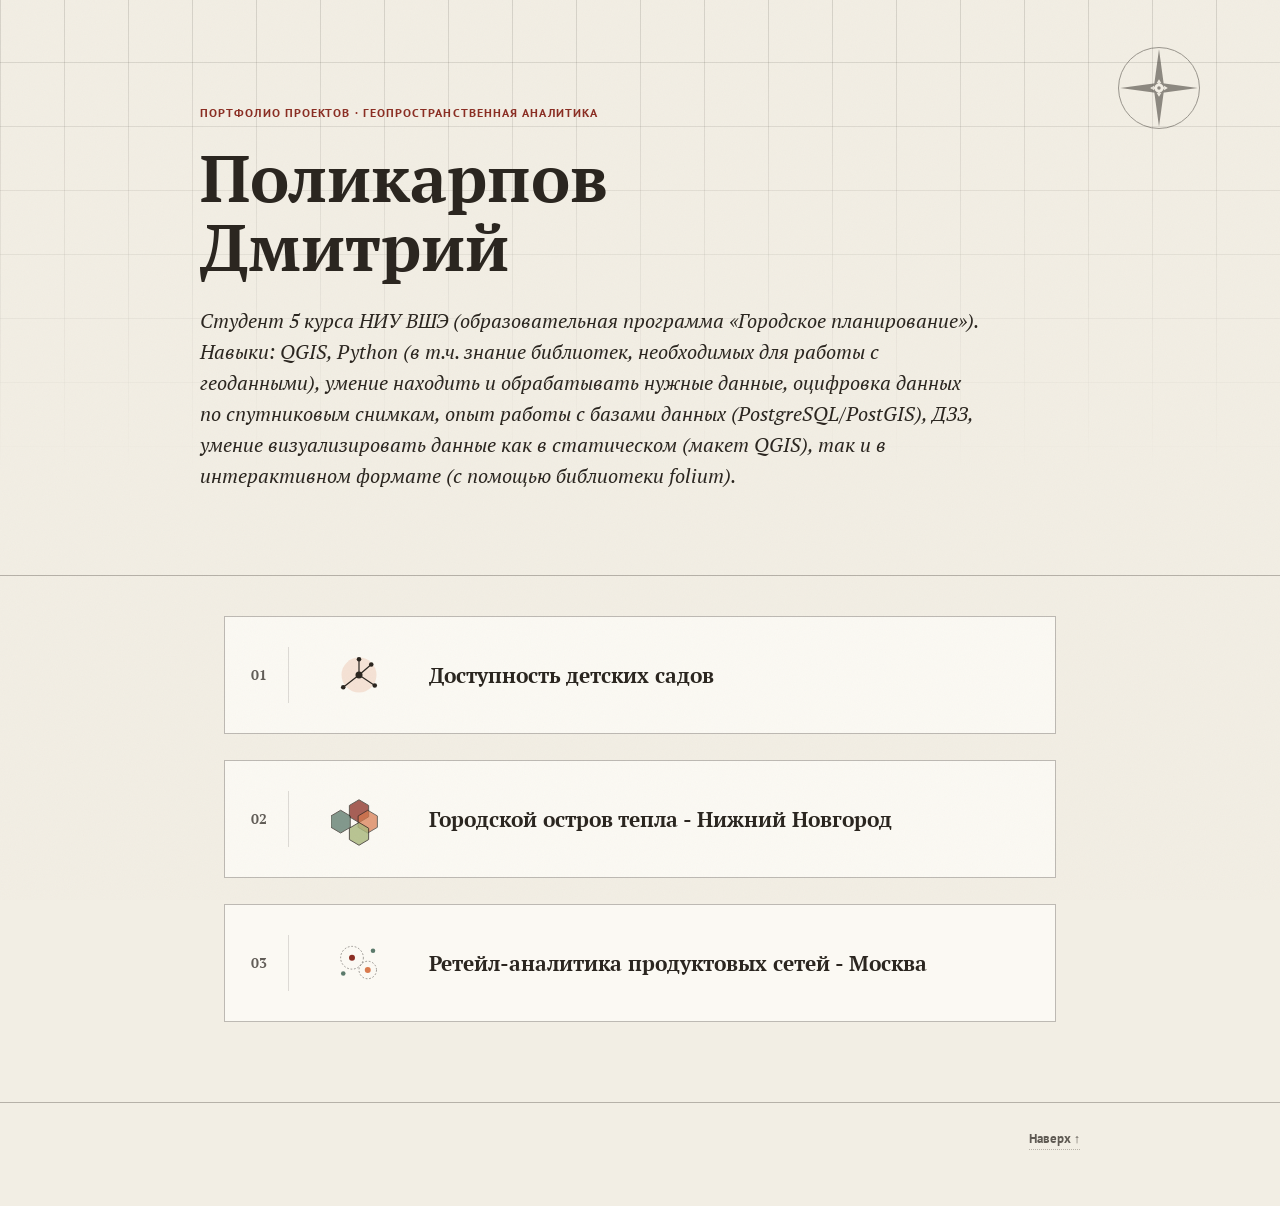
<file: index.html>
<!doctype html>
<html lang="ru">
<head>
<meta charset="UTF-8">
<meta name="viewport" content="width=device-width, initial-scale=1">
<title>Поликарпов Дмитрий - портфолио проектов по геопространственной аналитике</title>
<meta name="description" content="Прикладные ГИС-проекты на реальных открытых данных: доступность инфраструктуры, дистанционное зондирование, пространственный анализ в PostGIS.">
<meta property="og:type" content="website">
<meta property="og:url" content="https://dipolikarpov-cloud.github.io/portfolio/">
<meta property="og:title" content="Поликарпов Дмитрий - портфолио проектов по геопространственной аналитике">
<meta property="og:description" content="Прикладные ГИС-проекты на реальных открытых данных: доступность инфраструктуры, дистанционное зондирование, пространственный анализ в PostGIS.">
<link rel="preconnect" href="https://fonts.googleapis.com">
<link rel="preconnect" href="https://fonts.gstatic.com" crossorigin>
<link href="https://fonts.googleapis.com/css2?family=PT+Serif:ital,wght@0,400;0,700;1,400&family=PT+Sans:wght@400;700&display=swap" rel="stylesheet">
<link rel="stylesheet" href="style.css">
</head>
<body>

<header class="hero" id="top">
  <div class="hero-graticule" aria-hidden="true"></div>
  <svg class="compass" viewBox="0 0 100 100" aria-hidden="true">
    <g fill="none" stroke="currentColor" stroke-width="1">
      <circle cx="50" cy="50" r="46"/>
      <circle cx="50" cy="50" r="2" fill="currentColor" stroke="none"/>
    </g>
    <g fill="currentColor">
      <path d="M50 6 L56 50 L50 40 L44 50 Z"/>
      <path d="M50 94 L56 50 L50 60 L44 50 Z"/>
      <path d="M6 50 L50 56 L40 50 L50 44 Z"/>
      <path d="M94 50 L50 56 L60 50 L50 44 Z"/>
    </g>
  </svg>
  <div class="hero-inner">
    <p class="eyebrow">Портфолио проектов · геопространственная аналитика</p>
    <h1>Поликарпов Дмитрий</h1>
    <p class="skills-text">
      Студент 5 курса НИУ ВШЭ (образовательная программа «Городское
      планирование»). Навыки: QGIS, Python (в т.ч. знание библиотек,
      необходимых для работы с геоданными), умение находить и
      обрабатывать нужные данные, оцифровка данных по спутниковым
      снимкам, опыт работы с базами данных (PostgreSQL/PostGIS), ДЗЗ,
      умение визуализировать данные как в статическом (макет QGIS), так
      и в интерактивном формате (с помощью библиотеки folium).
    </p>
  </div>
</header>

<main>

  <section class="plates" id="plates" aria-label="Проекты">
    <!-- рендерится из projects.js -->
  </section>

</main>

<footer class="site-footer">
  <div class="footer-inner">
    <a class="to-top" href="#top">Наверх ↑</a>
  </div>
</footer>

<script src="projects.js"></script>
</body>
</html>
</file>
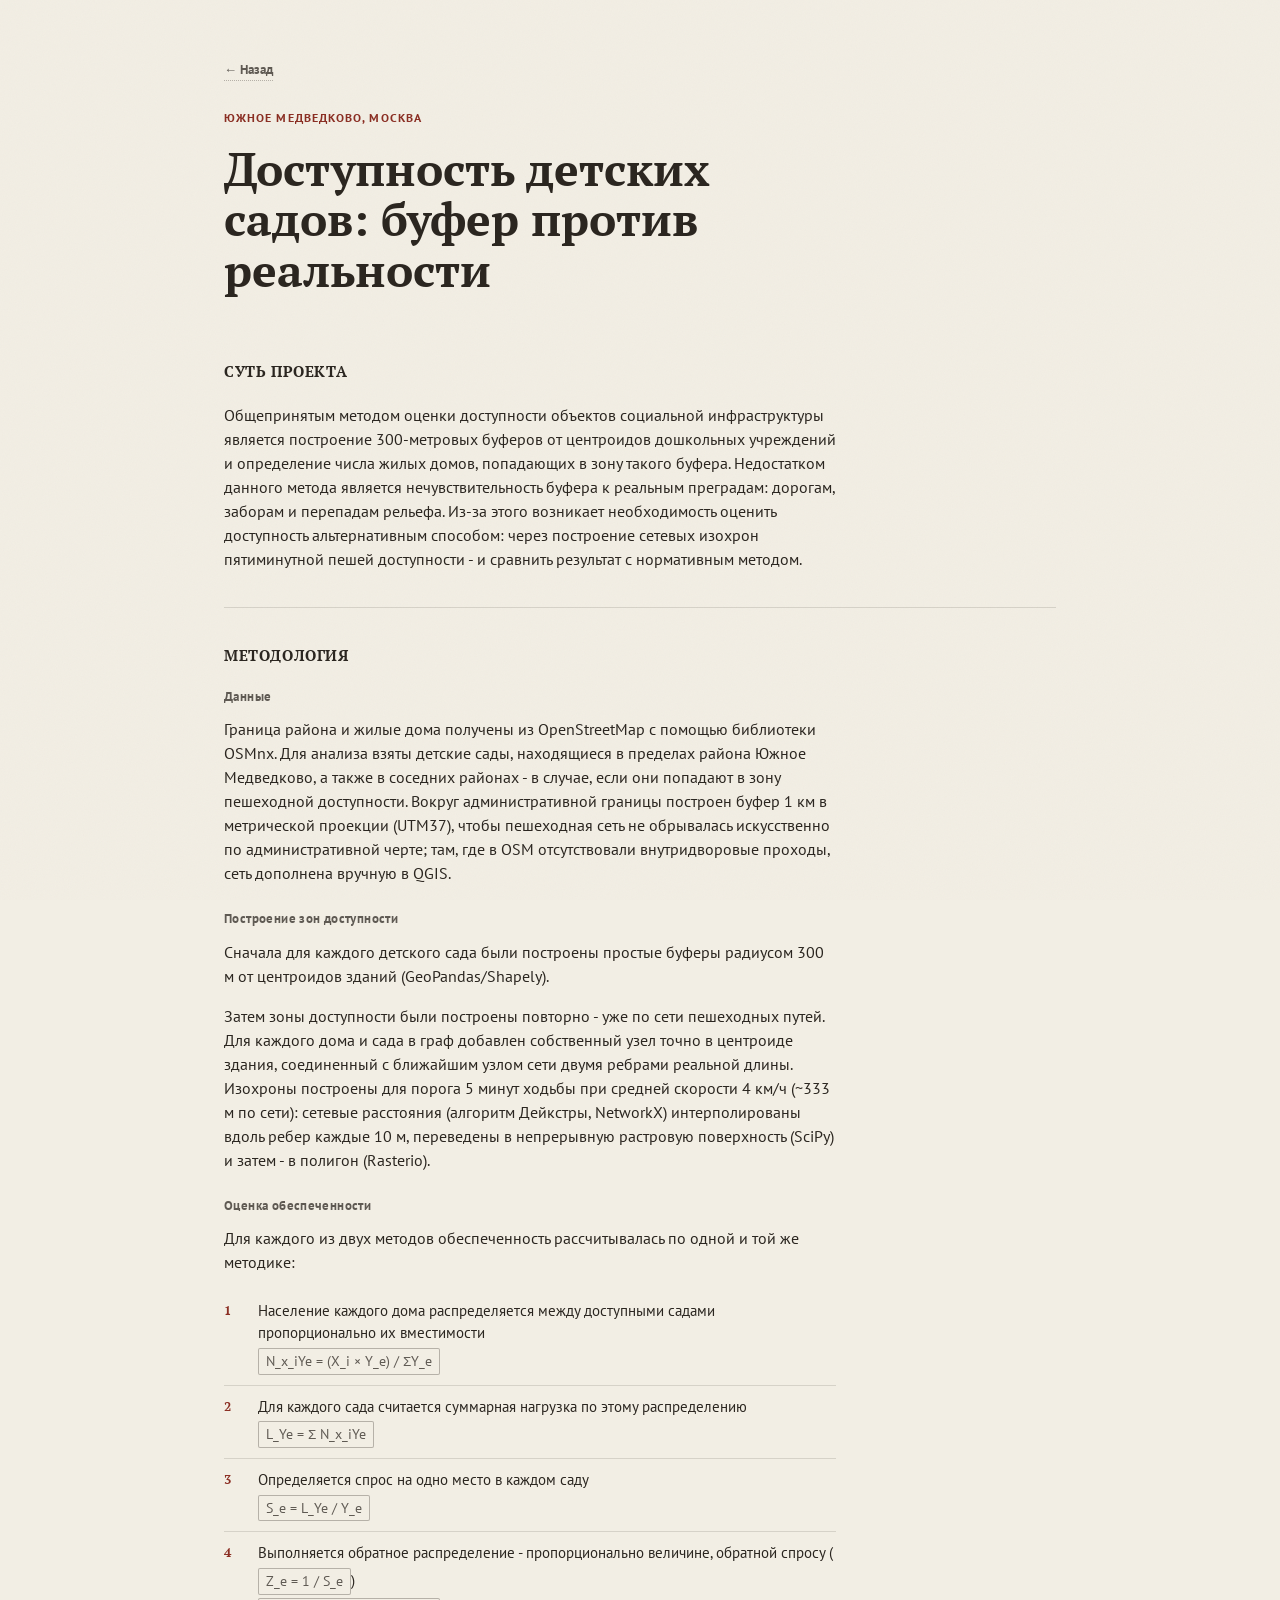
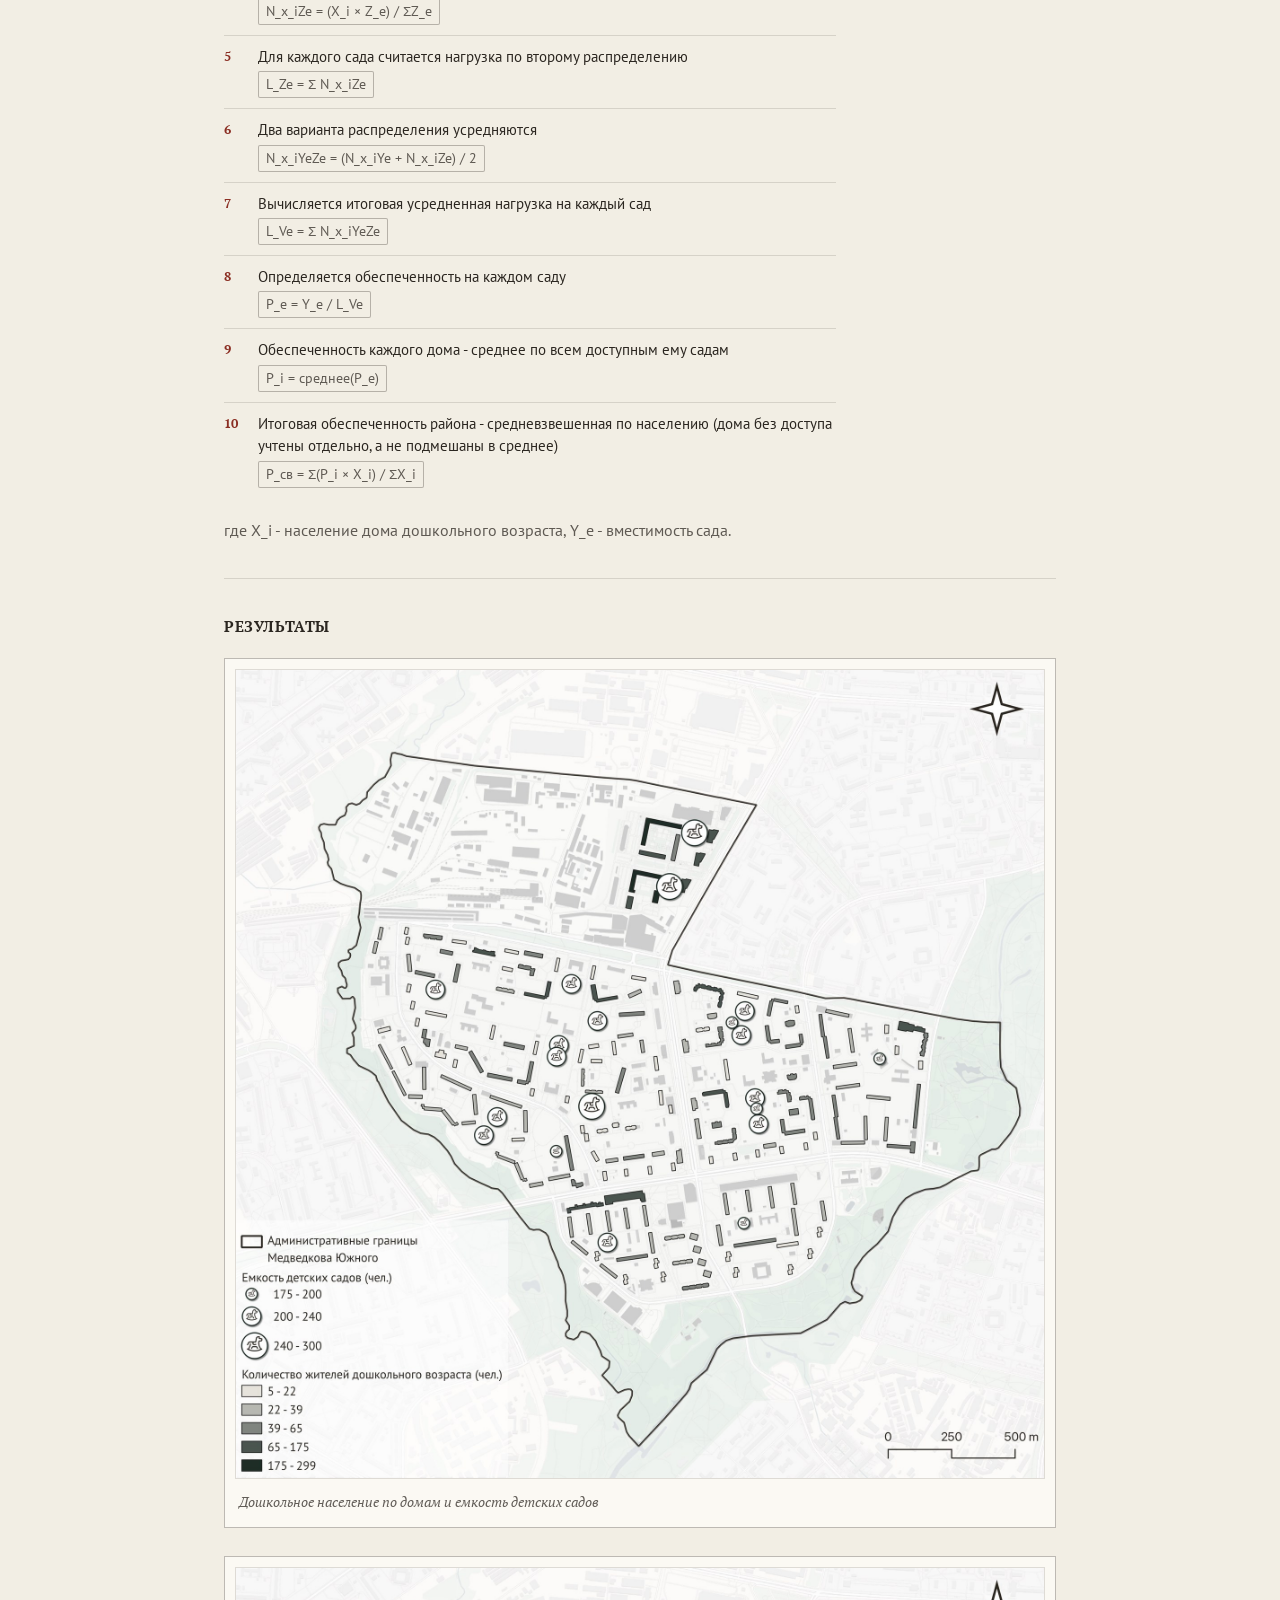
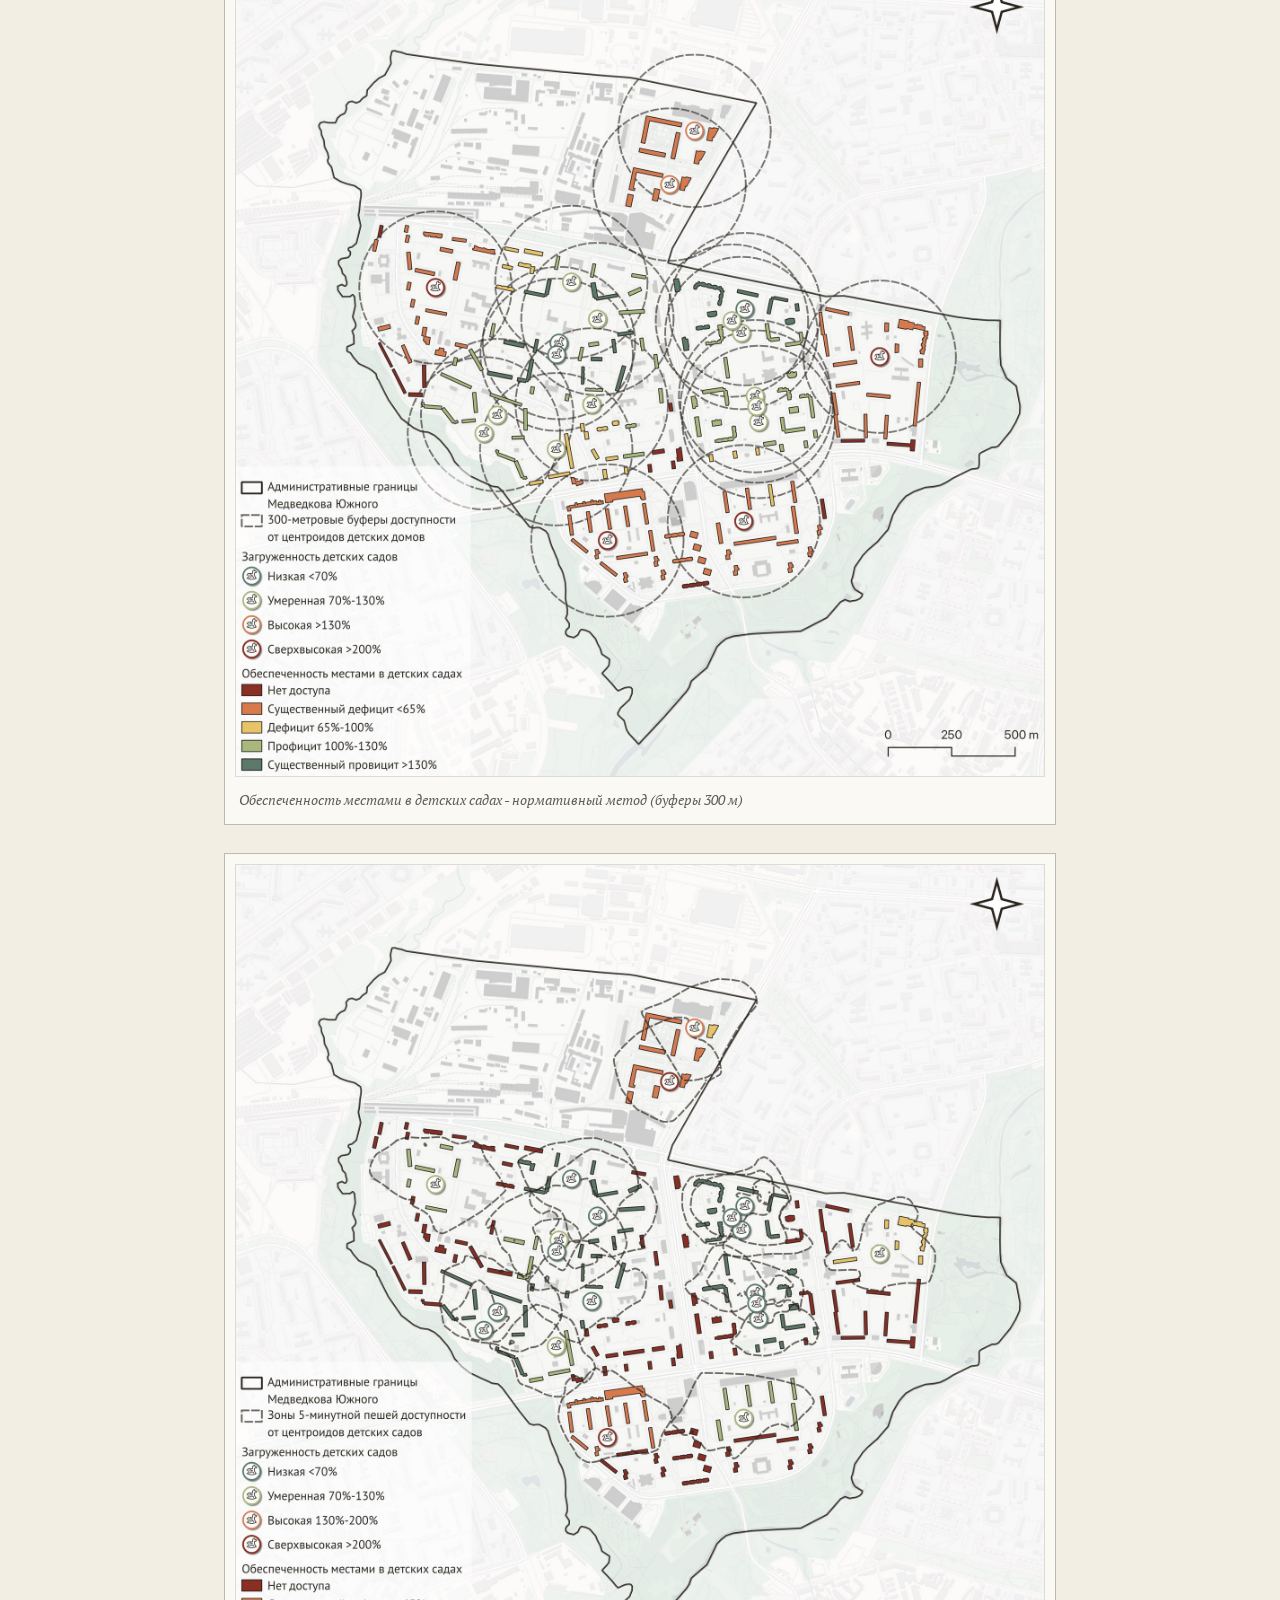
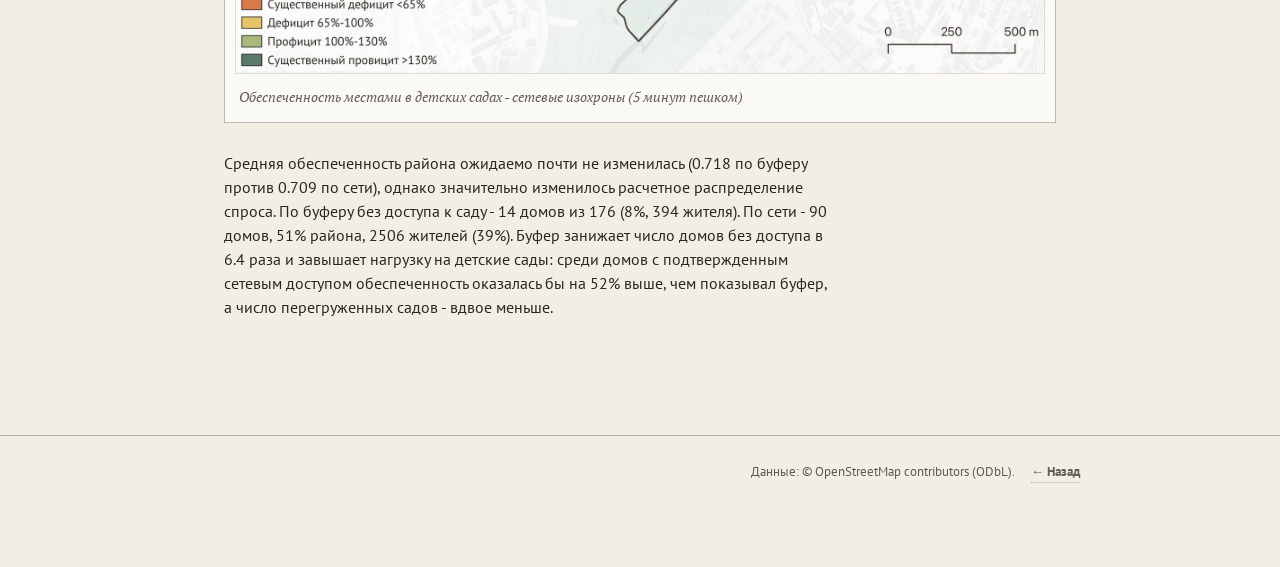
<file: kindergarten-cv.html>
<!doctype html>
<html lang="ru">
<head>
<meta charset="UTF-8">
<meta name="viewport" content="width=device-width, initial-scale=1">
<title>Доступность детских садов - Поликарпов Дмитрий</title>
<meta name="description" content="Пешая доступность детских садов в Южном Медведково: сравнение нормативного метода (буферы 300 м) с сетевыми изохронами.">
<link rel="preconnect" href="https://fonts.googleapis.com">
<link rel="preconnect" href="https://fonts.gstatic.com" crossorigin>
<link href="https://fonts.googleapis.com/css2?family=PT+Serif:ital,wght@0,400;0,700;1,400&family=PT+Sans:wght@400;700&display=swap" rel="stylesheet">
<link rel="stylesheet" href="style.css">
</head>
<body>

<header class="project-header">
  <a class="back-link" href="resume.html">← Назад</a>
  <p class="project-eyebrow">Южное Медведково, Москва</p>
  <h1>Доступность детских садов: буфер против реальности</h1>
</header>

<main class="project-body">

  <section class="project-section">
    <h2>Суть проекта</h2>
    <p>
      Общепринятым методом оценки доступности объектов социальной инфраструктуры
      является построение 300-метровых буферов от центроидов дошкольных учреждений
      и определение числа жилых домов, попадающих в зону такого буфера. Недостатком
      данного метода является нечувствительность буфера к реальным преградам:
      дорогам, заборам и перепадам рельефа. Из-за этого возникает необходимость
      оценить доступность альтернативным способом: через построение сетевых
      изохрон пятиминутной пешей доступности - и сравнить результат с нормативным
      методом.
    </p>
  </section>

  <section class="project-section">
    <h2>Методология</h2>

    <h3>Данные</h3>
    <p>
      Граница района и жилые дома получены из OpenStreetMap с помощью библиотеки
      OSMnx. Для анализа взяты детские сады, находящиеся в пределах района Южное
      Медведково, а также в соседних районах - в случае, если они попадают в зону
      пешеходной доступности. Вокруг административной границы построен буфер 1 км
      в метрической проекции (UTM37), чтобы пешеходная сеть не обрывалась
      искусственно по административной черте; там, где в OSM отсутствовали
      внутридворовые проходы, сеть дополнена вручную в QGIS.
    </p>

    <h3>Построение зон доступности</h3>
    <p>
      Сначала для каждого детского сада были построены простые буферы радиусом
      300 м от центроидов зданий (GeoPandas/Shapely).
    </p>
    <p>
      Затем зоны доступности были построены повторно - уже по сети пешеходных
      путей. Для каждого дома и сада в граф добавлен собственный узел точно в
      центроиде здания, соединенный с ближайшим узлом сети двумя ребрами реальной
      длины. Изохроны построены для порога 5 минут ходьбы при средней скорости
      4 км/ч (~333 м по сети): сетевые расстояния (алгоритм Дейкстры, NetworkX)
      интерполированы вдоль ребер каждые 10 м, переведены в непрерывную растровую
      поверхность (SciPy) и затем - в полигон (Rasterio).
    </p>

    <h3>Оценка обеспеченности</h3>
    <p>Для каждого из двух методов обеспеченность рассчитывалась по одной и той же методике:</p>
    <ol class="formula-list">
      <li>Население каждого дома распределяется между доступными садами пропорционально их вместимости<br><code>N_x_iYe = (X_i × Y_e) / ΣY_e</code></li>
      <li>Для каждого сада считается суммарная нагрузка по этому распределению<br><code>L_Ye = Σ N_x_iYe</code></li>
      <li>Определяется спрос на одно место в каждом саду<br><code>S_e = L_Ye / Y_e</code></li>
      <li>Выполняется обратное распределение - пропорционально величине, обратной спросу (<code>Z_e = 1 / S_e</code>)<br><code>N_x_iZe = (X_i × Z_e) / ΣZ_e</code></li>
      <li>Для каждого сада считается нагрузка по второму распределению<br><code>L_Ze = Σ N_x_iZe</code></li>
      <li>Два варианта распределения усредняются<br><code>N_x_iYeZe = (N_x_iYe + N_x_iZe) / 2</code></li>
      <li>Вычисляется итоговая усредненная нагрузка на каждый сад<br><code>L_Ve = Σ N_x_iYeZe</code></li>
      <li>Определяется обеспеченность на каждом саду<br><code>P_e = Y_e / L_Ve</code></li>
      <li>Обеспеченность каждого дома - среднее по всем доступным ему садам<br><code>P_i = среднее(P_e)</code></li>
      <li>Итоговая обеспеченность района - средневзвешенная по населению (дома без доступа учтены отдельно, а не подмешаны в среднее)<br><code>P_св = Σ(P_i × X_i) / ΣX_i</code></li>
    </ol>
    <p class="formula-note">где X_i - население дома дошкольного возраста, Y_e - вместимость сада.</p>
  </section>

  <section class="project-section">
    <h2>Результаты</h2>

    <div class="gallery">
      <figure>
        <img src="medvedkovo-population.jpg" alt="Карта дошкольного населения по домам и емкости детских садов в Южном Медведково">
        <figcaption>Дошкольное население по домам и емкость детских садов</figcaption>
      </figure>
      <figure>
        <img src="medvedkovo-buffer.jpg" alt="Карта обеспеченности местами в детских садах Южного Медведково по нормативному методу - буферы 300 метров от детских садов, дома окрашены по категориям обеспеченности">
        <figcaption>Обеспеченность местами в детских садах - нормативный метод (буферы 300 м)</figcaption>
      </figure>
      <figure>
        <img src="medvedkovo-isochrones.jpg" alt="Карта обеспеченности местами в детских садах Южного Медведково по сетевым изохронам 5-минутной пешей доступности - дома окрашены по категориям обеспеченности">
        <figcaption>Обеспеченность местами в детских садах - сетевые изохроны (5 минут пешком)</figcaption>
      </figure>
    </div>

    <p>
      Средняя обеспеченность района ожидаемо почти не изменилась (0.718 по буферу
      против 0.709 по сети), однако значительно изменилось расчетное распределение
      спроса. По буферу без доступа к саду - 14 домов из 176 (8%, 394 жителя). По
      сети - 90 домов, 51% района, 2506 жителей (39%). Буфер занижает число домов
      без доступа в 6.4 раза и завышает нагрузку на детские сады: среди домов с
      подтвержденным сетевым доступом обеспеченность оказалась бы на 52% выше, чем
      показывал буфер, а число перегруженных садов - вдвое меньше.
    </p>
  </section>

</main>

<footer class="site-footer">
  <div class="footer-inner">
    <p>Данные: © OpenStreetMap contributors (ODbL).</p>
    <a class="back-link" href="resume.html">← Назад</a>
  </div>
</footer>

</body>
</html>
</file>
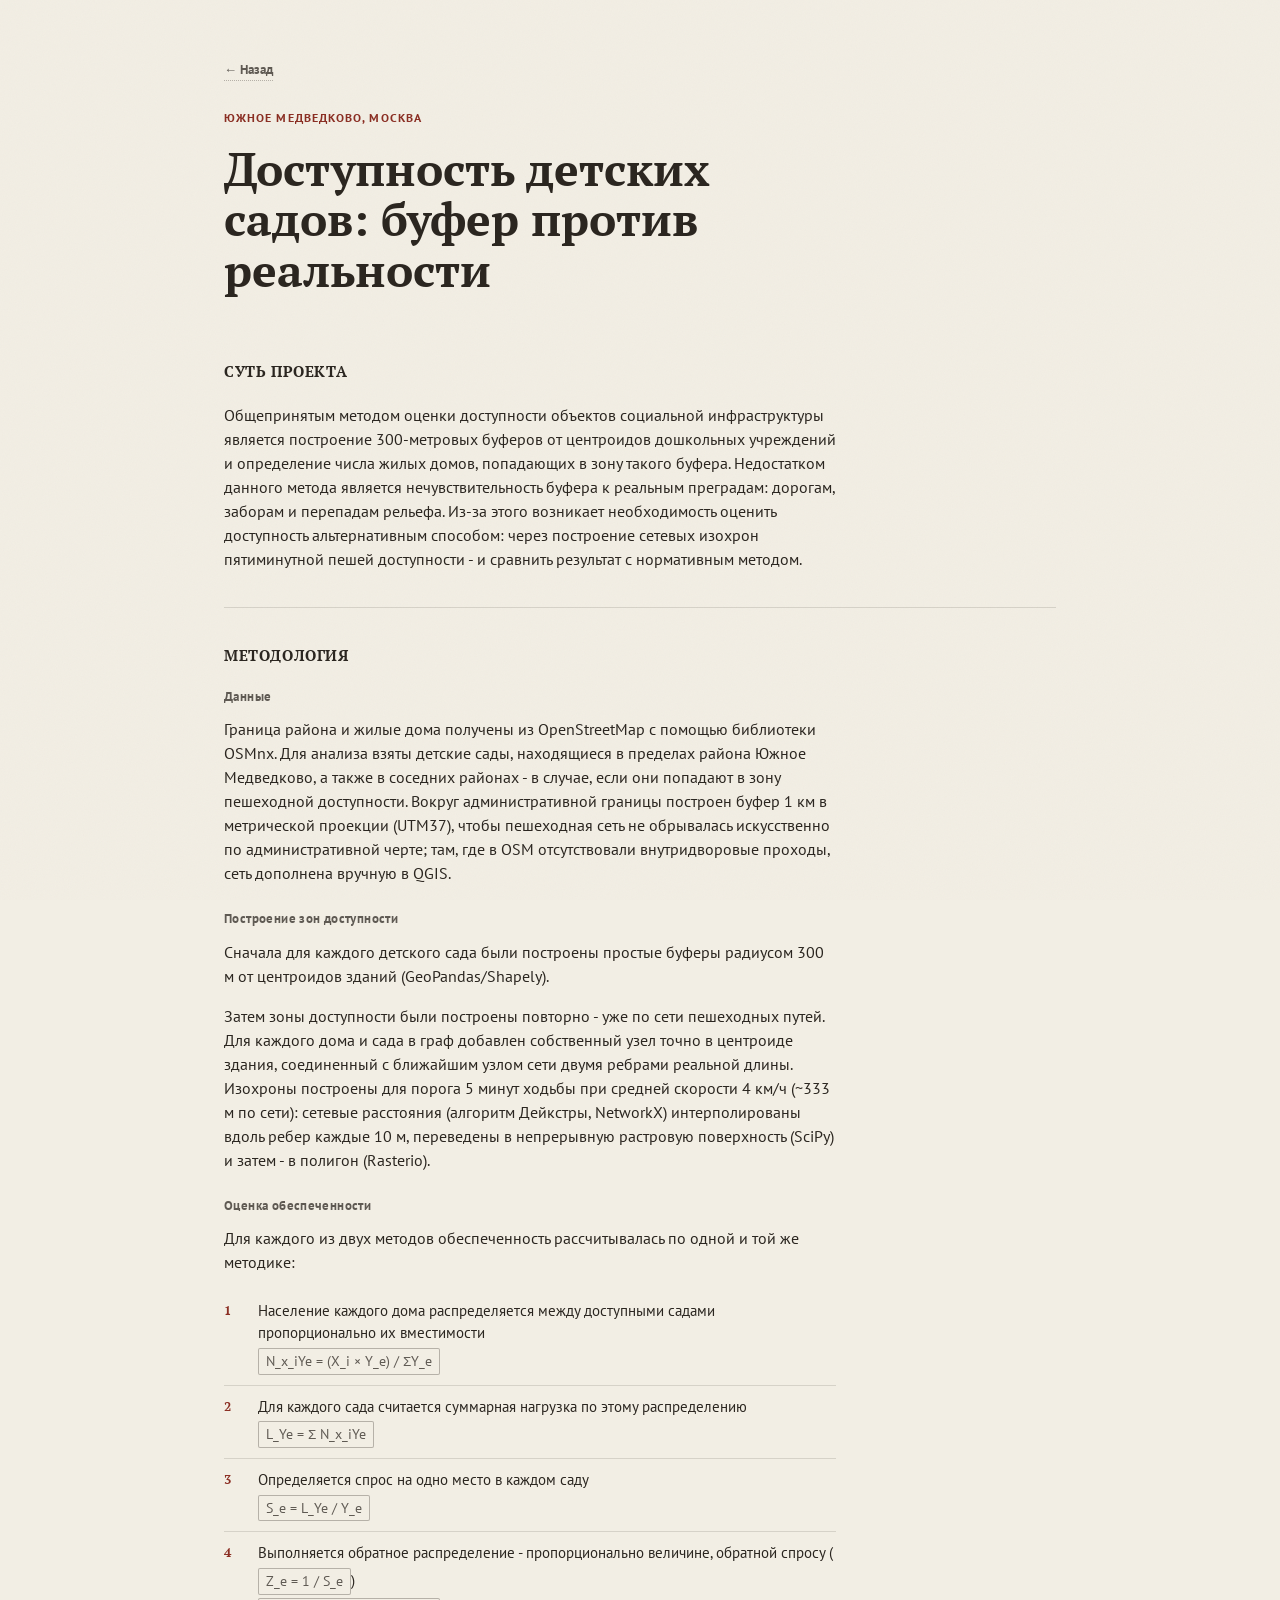
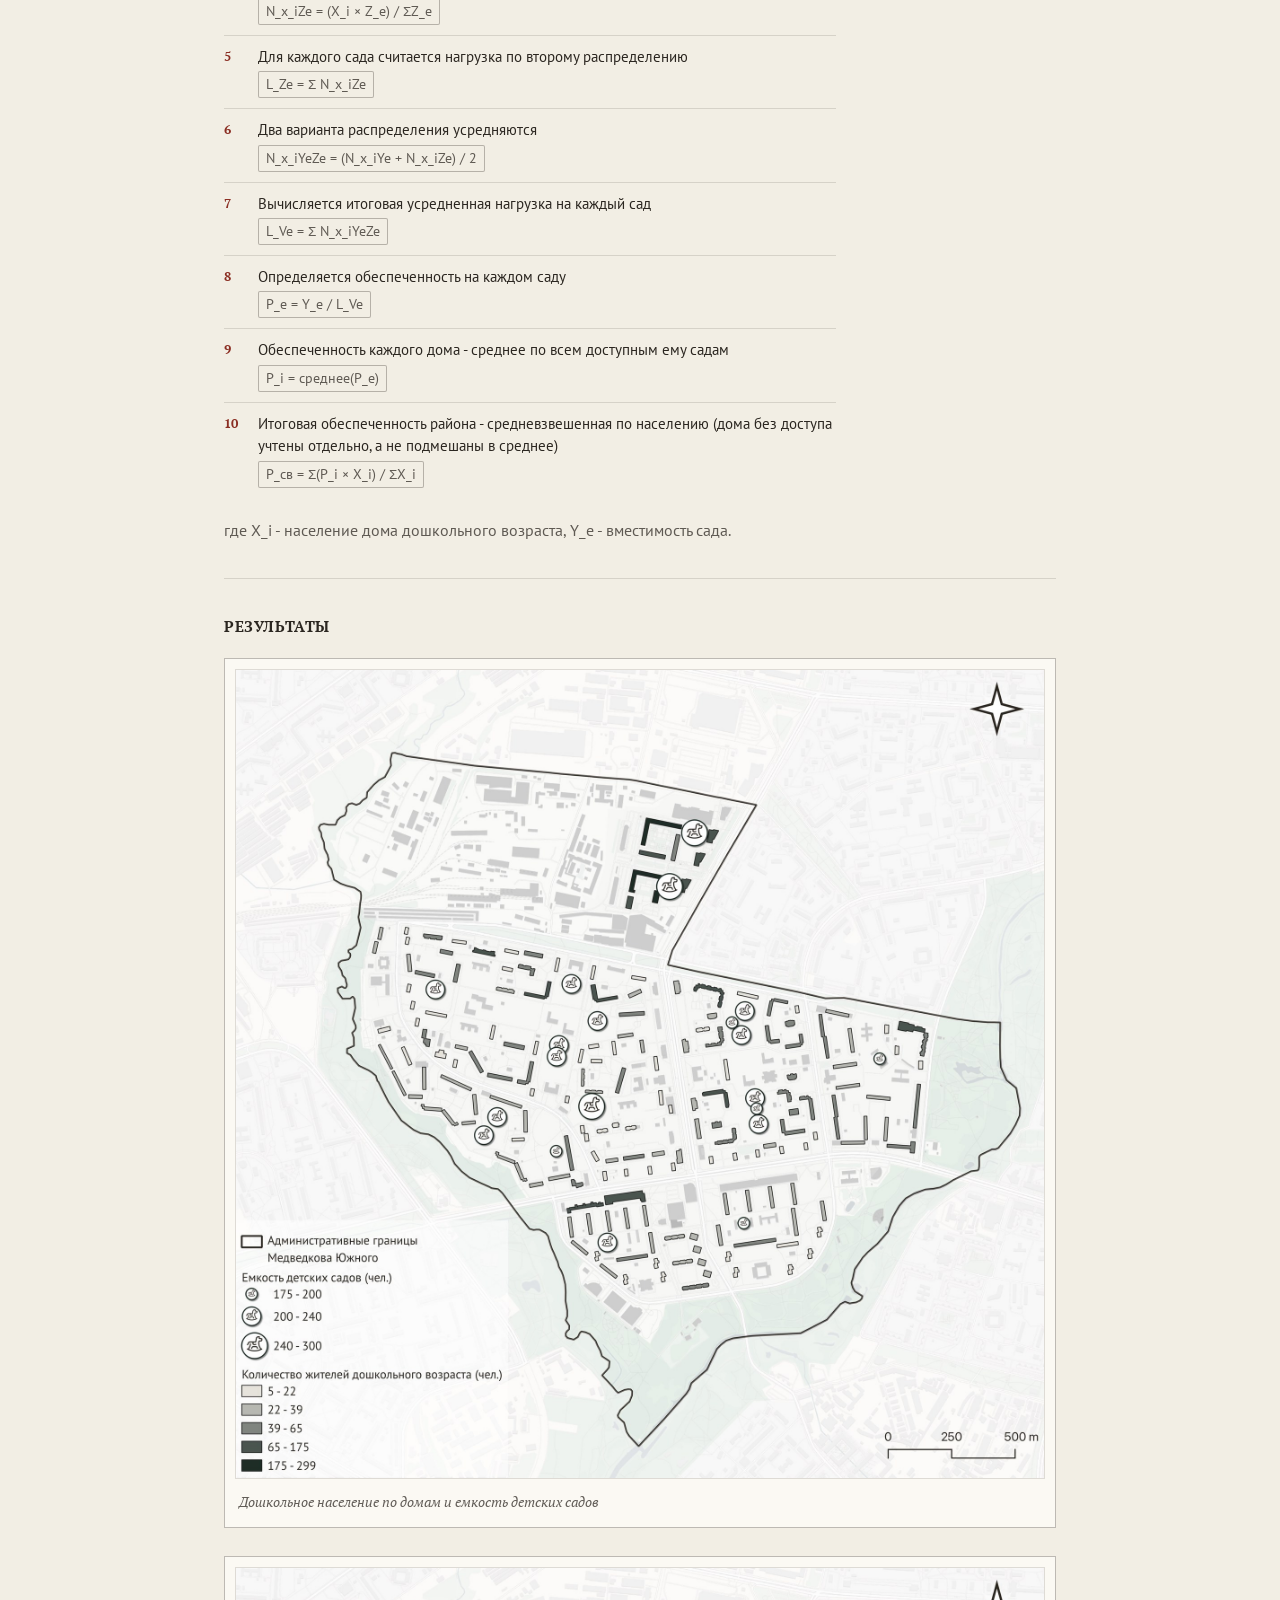
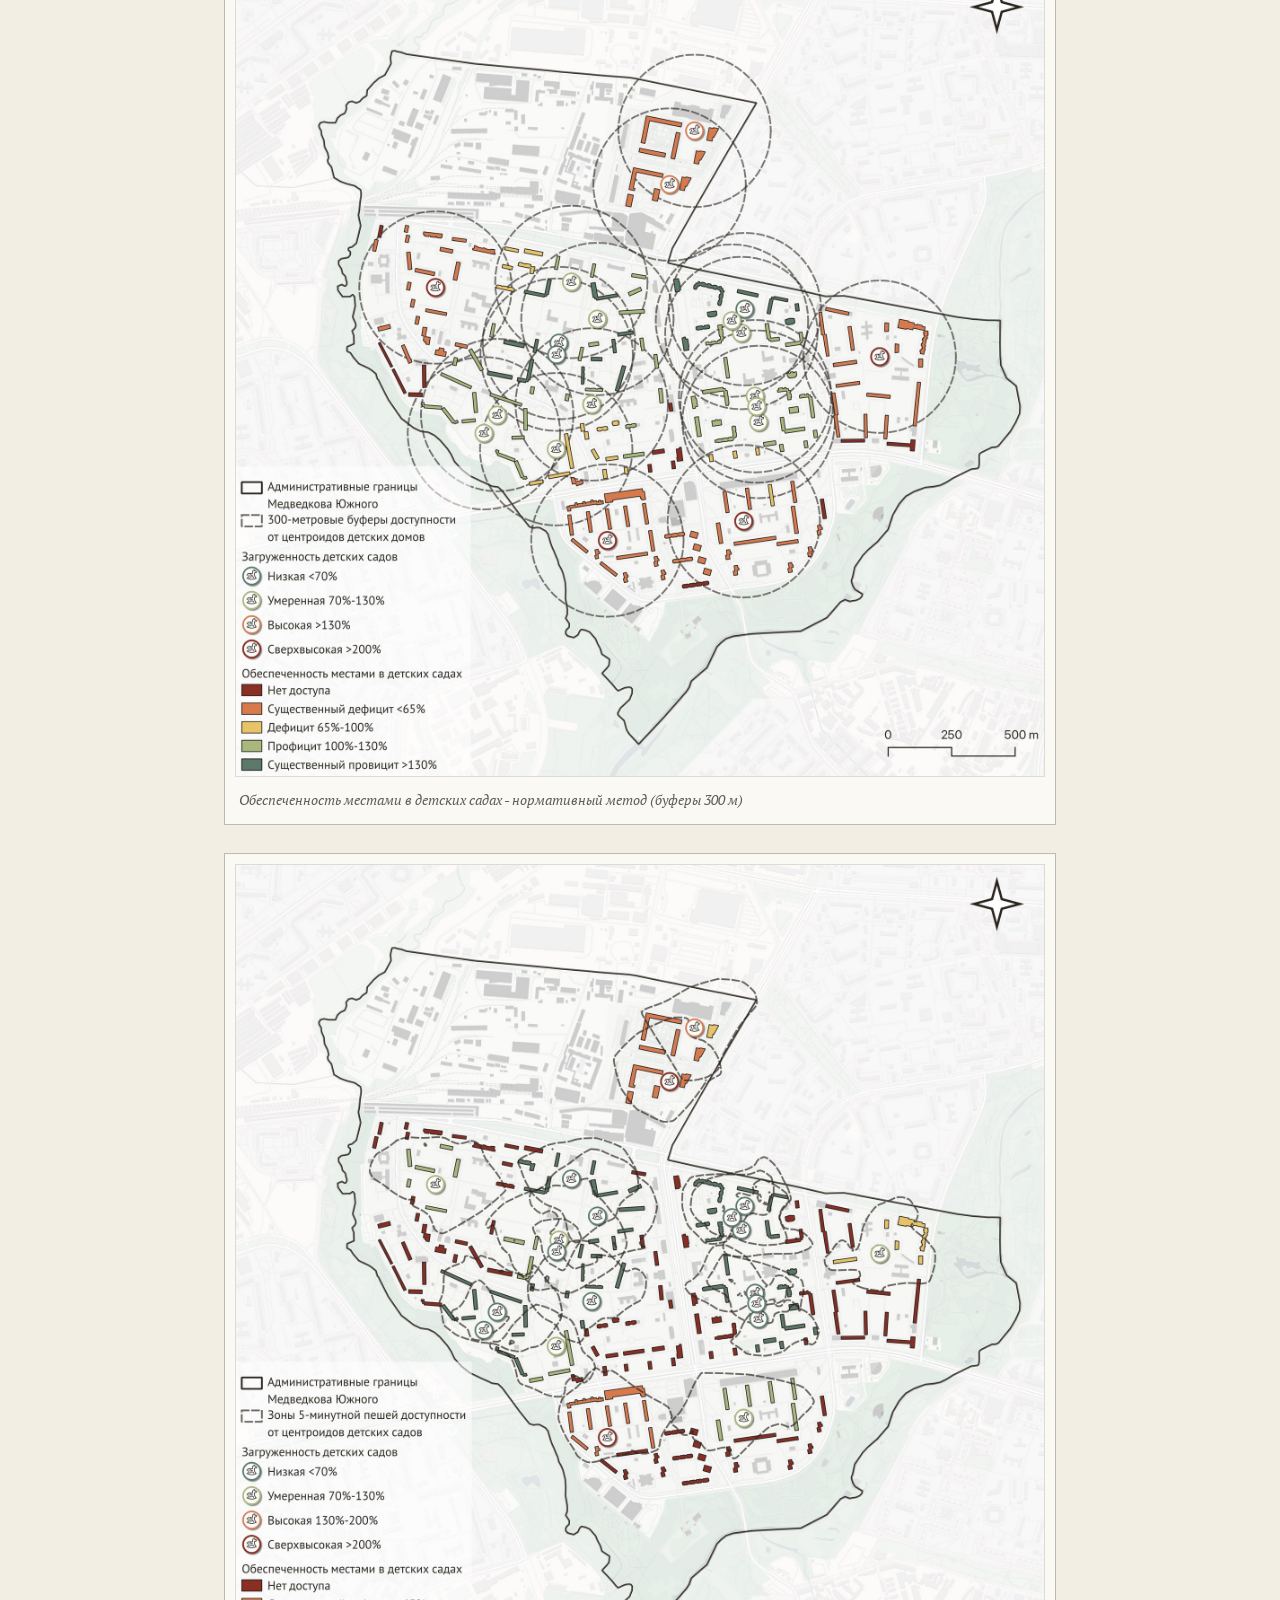
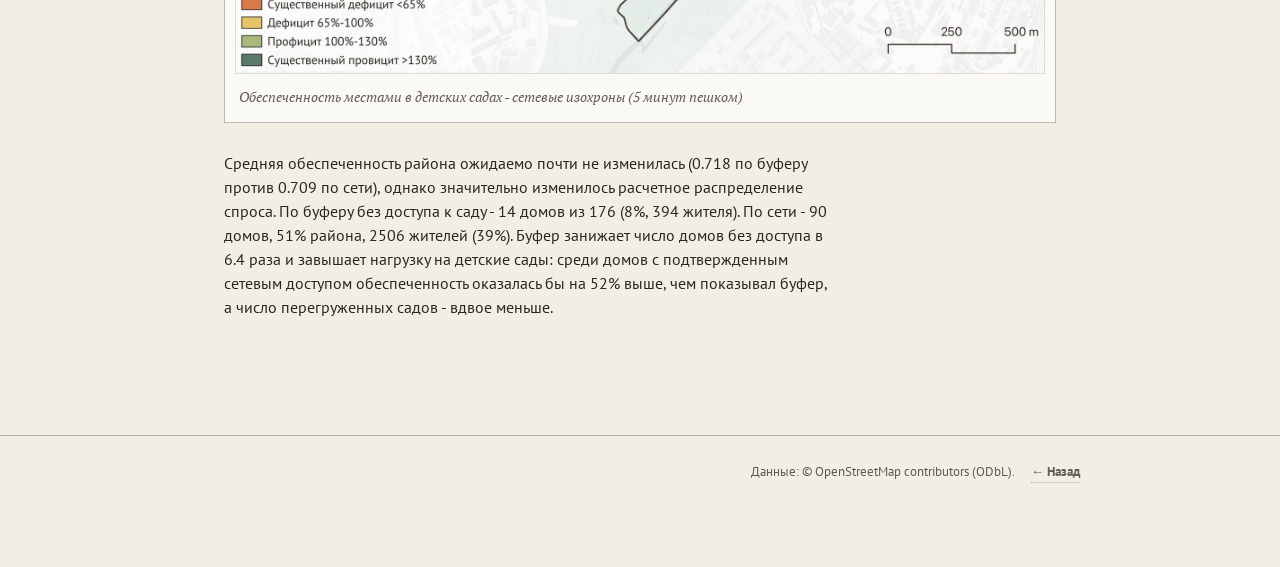
<file: kindergarten.html>
<!doctype html>
<html lang="ru">
<head>
<meta charset="UTF-8">
<meta name="viewport" content="width=device-width, initial-scale=1">
<title>Доступность детских садов - Поликарпов Дмитрий</title>
<meta name="description" content="Пешая доступность детских садов в Южном Медведково: сравнение нормативного метода (буферы 300 м) с сетевыми изохронами.">
<link rel="preconnect" href="https://fonts.googleapis.com">
<link rel="preconnect" href="https://fonts.gstatic.com" crossorigin>
<link href="https://fonts.googleapis.com/css2?family=PT+Serif:ital,wght@0,400;0,700;1,400&family=PT+Sans:wght@400;700&display=swap" rel="stylesheet">
<link rel="stylesheet" href="style.css">
</head>
<body>

<header class="project-header">
  <a class="back-link" href="index.html" onclick="if(document.referrer && document.referrer.indexOf(location.host)!==-1){history.back();return false;}">← Назад</a>
  <p class="project-eyebrow">Южное Медведково, Москва</p>
  <h1>Доступность детских садов: буфер против реальности</h1>
</header>

<main class="project-body">

  <section class="project-section">
    <h2>Суть проекта</h2>
    <p>
      Общепринятым методом оценки доступности объектов социальной инфраструктуры
      является построение 300-метровых буферов от центроидов дошкольных учреждений
      и определение числа жилых домов, попадающих в зону такого буфера. Недостатком
      данного метода является нечувствительность буфера к реальным преградам:
      дорогам, заборам и перепадам рельефа. Из-за этого возникает необходимость
      оценить доступность альтернативным способом: через построение сетевых
      изохрон пятиминутной пешей доступности - и сравнить результат с нормативным
      методом.
    </p>
  </section>

  <section class="project-section">
    <h2>Методология</h2>

    <h3>Данные</h3>
    <p>
      Граница района и жилые дома получены из OpenStreetMap с помощью библиотеки
      OSMnx. Для анализа взяты детские сады, находящиеся в пределах района Южное
      Медведково, а также в соседних районах - в случае, если они попадают в зону
      пешеходной доступности. Вокруг административной границы построен буфер 1 км
      в метрической проекции (UTM37), чтобы пешеходная сеть не обрывалась
      искусственно по административной черте; там, где в OSM отсутствовали
      внутридворовые проходы, сеть дополнена вручную в QGIS.
    </p>

    <h3>Построение зон доступности</h3>
    <p>
      Сначала для каждого детского сада были построены простые буферы радиусом
      300 м от центроидов зданий (GeoPandas/Shapely).
    </p>
    <p>
      Затем зоны доступности были построены повторно - уже по сети пешеходных
      путей. Для каждого дома и сада в граф добавлен собственный узел точно в
      центроиде здания, соединенный с ближайшим узлом сети двумя ребрами реальной
      длины. Изохроны построены для порога 5 минут ходьбы при средней скорости
      4 км/ч (~333 м по сети): сетевые расстояния (алгоритм Дейкстры, NetworkX)
      интерполированы вдоль ребер каждые 10 м, переведены в непрерывную растровую
      поверхность (SciPy) и затем - в полигон (Rasterio).
    </p>

    <h3>Оценка обеспеченности</h3>
    <p>Для каждого из двух методов обеспеченность рассчитывалась по одной и той же методике:</p>
    <ol class="formula-list">
      <li>Население каждого дома распределяется между доступными садами пропорционально их вместимости<br><code>N_x_iYe = (X_i × Y_e) / ΣY_e</code></li>
      <li>Для каждого сада считается суммарная нагрузка по этому распределению<br><code>L_Ye = Σ N_x_iYe</code></li>
      <li>Определяется спрос на одно место в каждом саду<br><code>S_e = L_Ye / Y_e</code></li>
      <li>Выполняется обратное распределение - пропорционально величине, обратной спросу (<code>Z_e = 1 / S_e</code>)<br><code>N_x_iZe = (X_i × Z_e) / ΣZ_e</code></li>
      <li>Для каждого сада считается нагрузка по второму распределению<br><code>L_Ze = Σ N_x_iZe</code></li>
      <li>Два варианта распределения усредняются<br><code>N_x_iYeZe = (N_x_iYe + N_x_iZe) / 2</code></li>
      <li>Вычисляется итоговая усредненная нагрузка на каждый сад<br><code>L_Ve = Σ N_x_iYeZe</code></li>
      <li>Определяется обеспеченность на каждом саду<br><code>P_e = Y_e / L_Ve</code></li>
      <li>Обеспеченность каждого дома - среднее по всем доступным ему садам<br><code>P_i = среднее(P_e)</code></li>
      <li>Итоговая обеспеченность района - средневзвешенная по населению (дома без доступа учтены отдельно, а не подмешаны в среднее)<br><code>P_св = Σ(P_i × X_i) / ΣX_i</code></li>
    </ol>
    <p class="formula-note">где X_i - население дома дошкольного возраста, Y_e - вместимость сада.</p>
  </section>

  <section class="project-section">
    <h2>Результаты</h2>

    <div class="gallery">
      <figure>
        <img src="medvedkovo-population.jpg" alt="Карта дошкольного населения по домам и емкости детских садов в Южном Медведково">
        <figcaption>Дошкольное население по домам и емкость детских садов</figcaption>
      </figure>
      <figure>
        <img src="medvedkovo-buffer.jpg" alt="Карта обеспеченности местами в детских садах Южного Медведково по нормативному методу - буферы 300 метров от детских садов, дома окрашены по категориям обеспеченности">
        <figcaption>Обеспеченность местами в детских садах - нормативный метод (буферы 300 м)</figcaption>
      </figure>
      <figure>
        <img src="medvedkovo-isochrones.jpg" alt="Карта обеспеченности местами в детских садах Южного Медведково по сетевым изохронам 5-минутной пешей доступности - дома окрашены по категориям обеспеченности">
        <figcaption>Обеспеченность местами в детских садах - сетевые изохроны (5 минут пешком)</figcaption>
      </figure>
    </div>

    <p>
      Средняя обеспеченность района ожидаемо почти не изменилась (0.718 по буферу
      против 0.709 по сети), однако значительно изменилось расчетное распределение
      спроса. По буферу без доступа к саду - 14 домов из 176 (8%, 394 жителя). По
      сети - 90 домов, 51% района, 2506 жителей (39%). Буфер занижает число домов
      без доступа в 6.4 раза и завышает нагрузку на детские сады: среди домов с
      подтвержденным сетевым доступом обеспеченность оказалась бы на 52% выше, чем
      показывал буфер, а число перегруженных садов - вдвое меньше.
    </p>
  </section>

</main>

<footer class="site-footer">
  <div class="footer-inner">
    <p>Данные: © OpenStreetMap contributors (ODbL).</p>
    <a class="back-link" href="index.html" onclick="if(document.referrer && document.referrer.indexOf(location.host)!==-1){history.back();return false;}">← Назад</a>
  </div>
</footer>

</body>
</html>
</file>
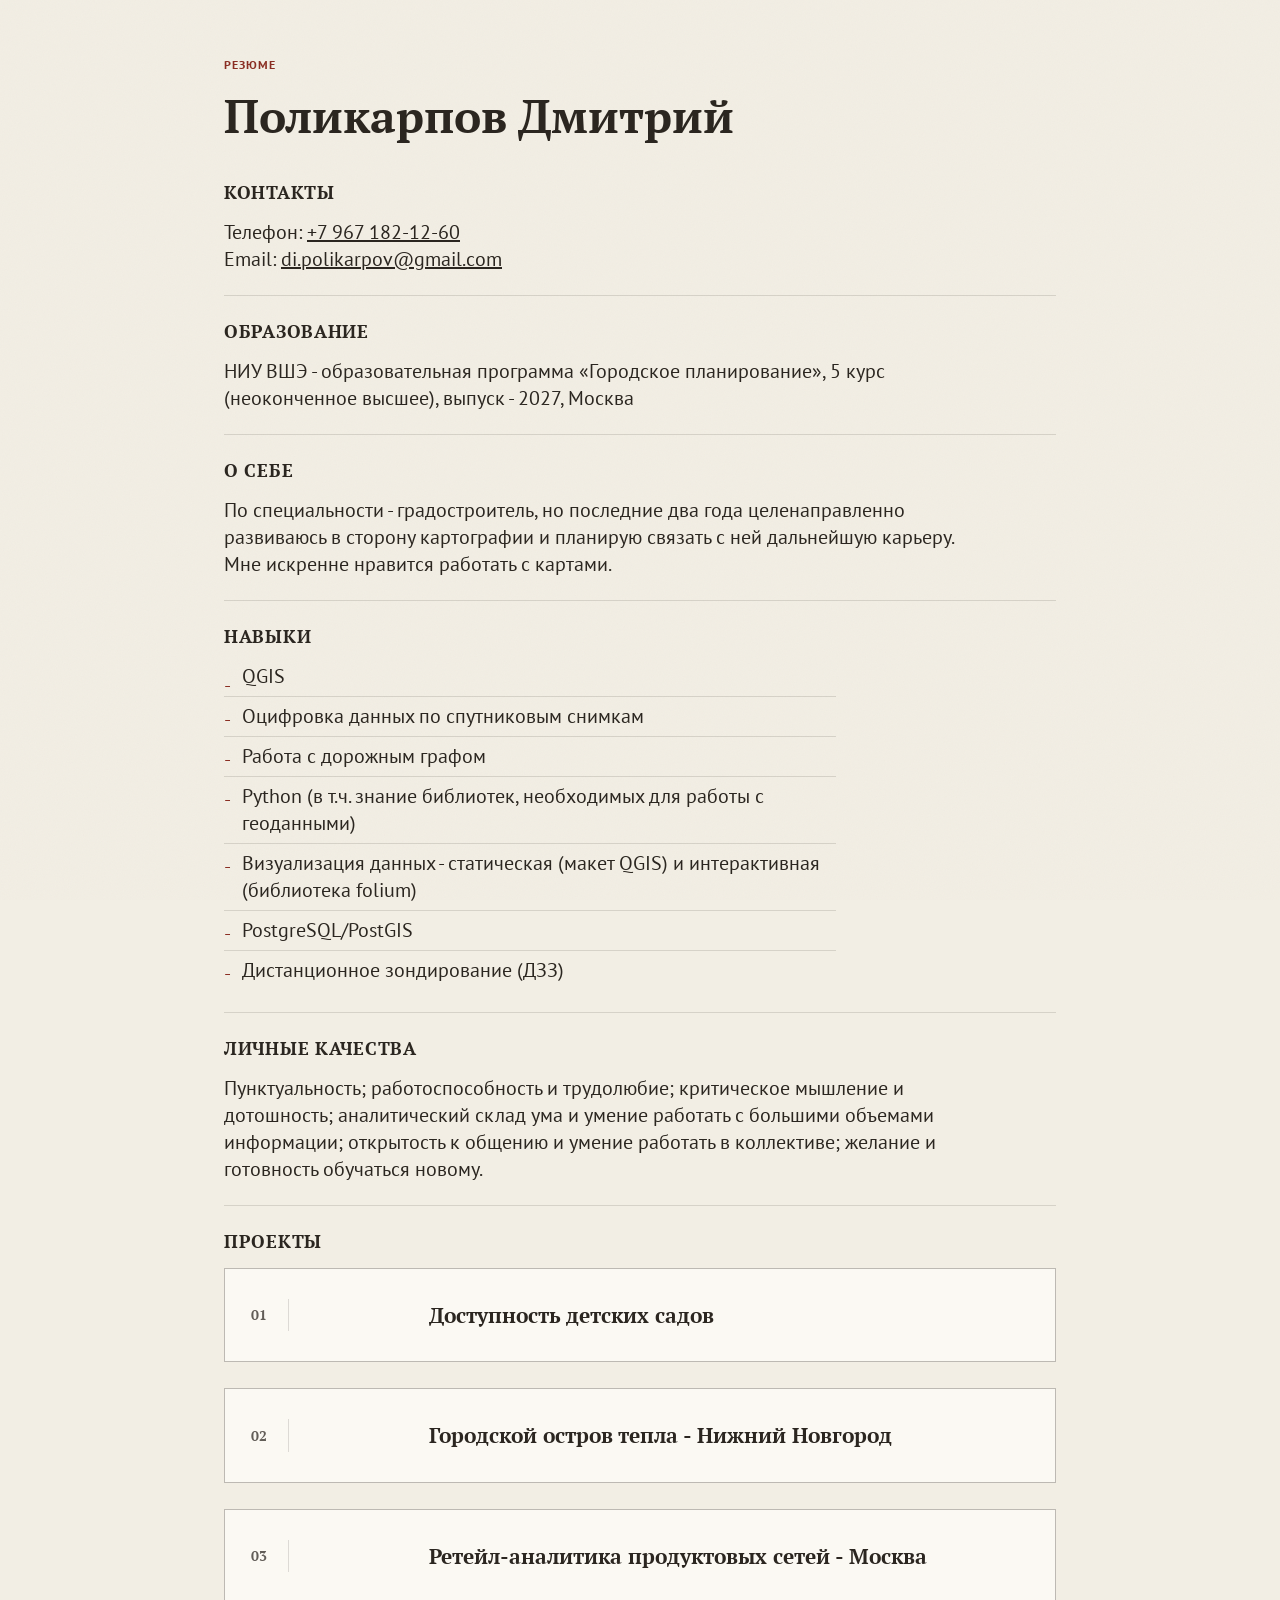
<file: resume.html>
<!doctype html>
<html lang="ru">
<head>
<meta charset="UTF-8">
<meta name="viewport" content="width=device-width, initial-scale=1">
<title>Резюме - Поликарпов Дмитрий</title>
<meta name="description" content="Резюме: Поликарпов Дмитрий, НИУ ВШЭ, геопространственная аналитика и картография.">
<link rel="preconnect" href="https://fonts.googleapis.com">
<link rel="preconnect" href="https://fonts.gstatic.com" crossorigin>
<link href="https://fonts.googleapis.com/css2?family=PT+Serif:ital,wght@0,400;0,700;1,400&family=PT+Sans:wght@400;700&display=swap" rel="stylesheet">
<link rel="stylesheet" href="style.css">
<style>
  .project-body p,
  .simple-list li { font-size: 20px; line-height: 1.35; }
  .project-section h2 { font-size: 18px; margin-bottom: 12px; }
  .project-section { padding: 22px 0; }
  .project-header { padding-bottom: 16px; }
  .simple-list li { padding: 6px 0 6px 18px; }
</style>
</head>
<body>

<header class="project-header">
  <p class="project-eyebrow">Резюме</p>
  <h1>Поликарпов Дмитрий</h1>
</header>

<main class="project-body">

  <section class="project-section">
    <h2>Контакты</h2>
    <p>
      Телефон: <a href="tel:+79671821260">+7 967 182-12-60</a><br>
      Email: <a href="mailto:di.polikarpov@gmail.com">di.polikarpov@gmail.com</a>
    </p>
  </section>

  <section class="project-section">
    <h2>Образование</h2>
    <p>
      НИУ ВШЭ - образовательная программа «Городское планирование», 5 курс
      (неоконченное высшее), выпуск - 2027, Москва
    </p>
  </section>

  <section class="project-section">
    <h2>О себе</h2>
    <p>
      По специальности - градостроитель, но последние два года
      целенаправленно развиваюсь в сторону картографии и планирую связать
      с ней дальнейшую карьеру. Мне искренне нравится работать с картами.
    </p>
  </section>

  <section class="project-section">
    <h2>Навыки</h2>
    <ul class="simple-list">
      <li>QGIS</li>
      <li>Оцифровка данных по спутниковым снимкам</li>
      <li>Работа с дорожным графом</li>
      <li>Python (в т.ч. знание библиотек, необходимых для работы с геоданными)</li>
      <li>Визуализация данных - статическая (макет QGIS) и интерактивная (библиотека folium)</li>
      <li>PostgreSQL/PostGIS</li>
      <li>Дистанционное зондирование (ДЗЗ)</li>
    </ul>
  </section>

  <section class="project-section">
    <h2>Личные качества</h2>
    <p>
      Пунктуальность; работоспособность и трудолюбие; критическое мышление
      и дотошность; аналитический склад ума и умение работать с большими
      объемами информации; открытость к общению и умение работать в
      коллективе; желание и готовность обучаться новому.
    </p>
  </section>

  <section class="project-section">
    <h2>Проекты</h2>
    <div class="plates" style="padding: 0;">
      <a class="plate" href="kindergarten-cv.html">
        <span class="plate-number">01</span>
        <span class="plate-motif"></span>
        <span class="plate-title">Доступность детских садов</span>
      </a>
      <a class="plate" href="uhi-cv.html">
        <span class="plate-number">02</span>
        <span class="plate-motif"></span>
        <span class="plate-title">Городской остров тепла - Нижний Новгород</span>
      </a>
      <a class="plate" href="retail-cv.html">
        <span class="plate-number">03</span>
        <span class="plate-motif"></span>
        <span class="plate-title">Ретейл-аналитика продуктовых сетей - Москва</span>
      </a>
    </div>
  </section>

</main>

</body>
</html>
</file>
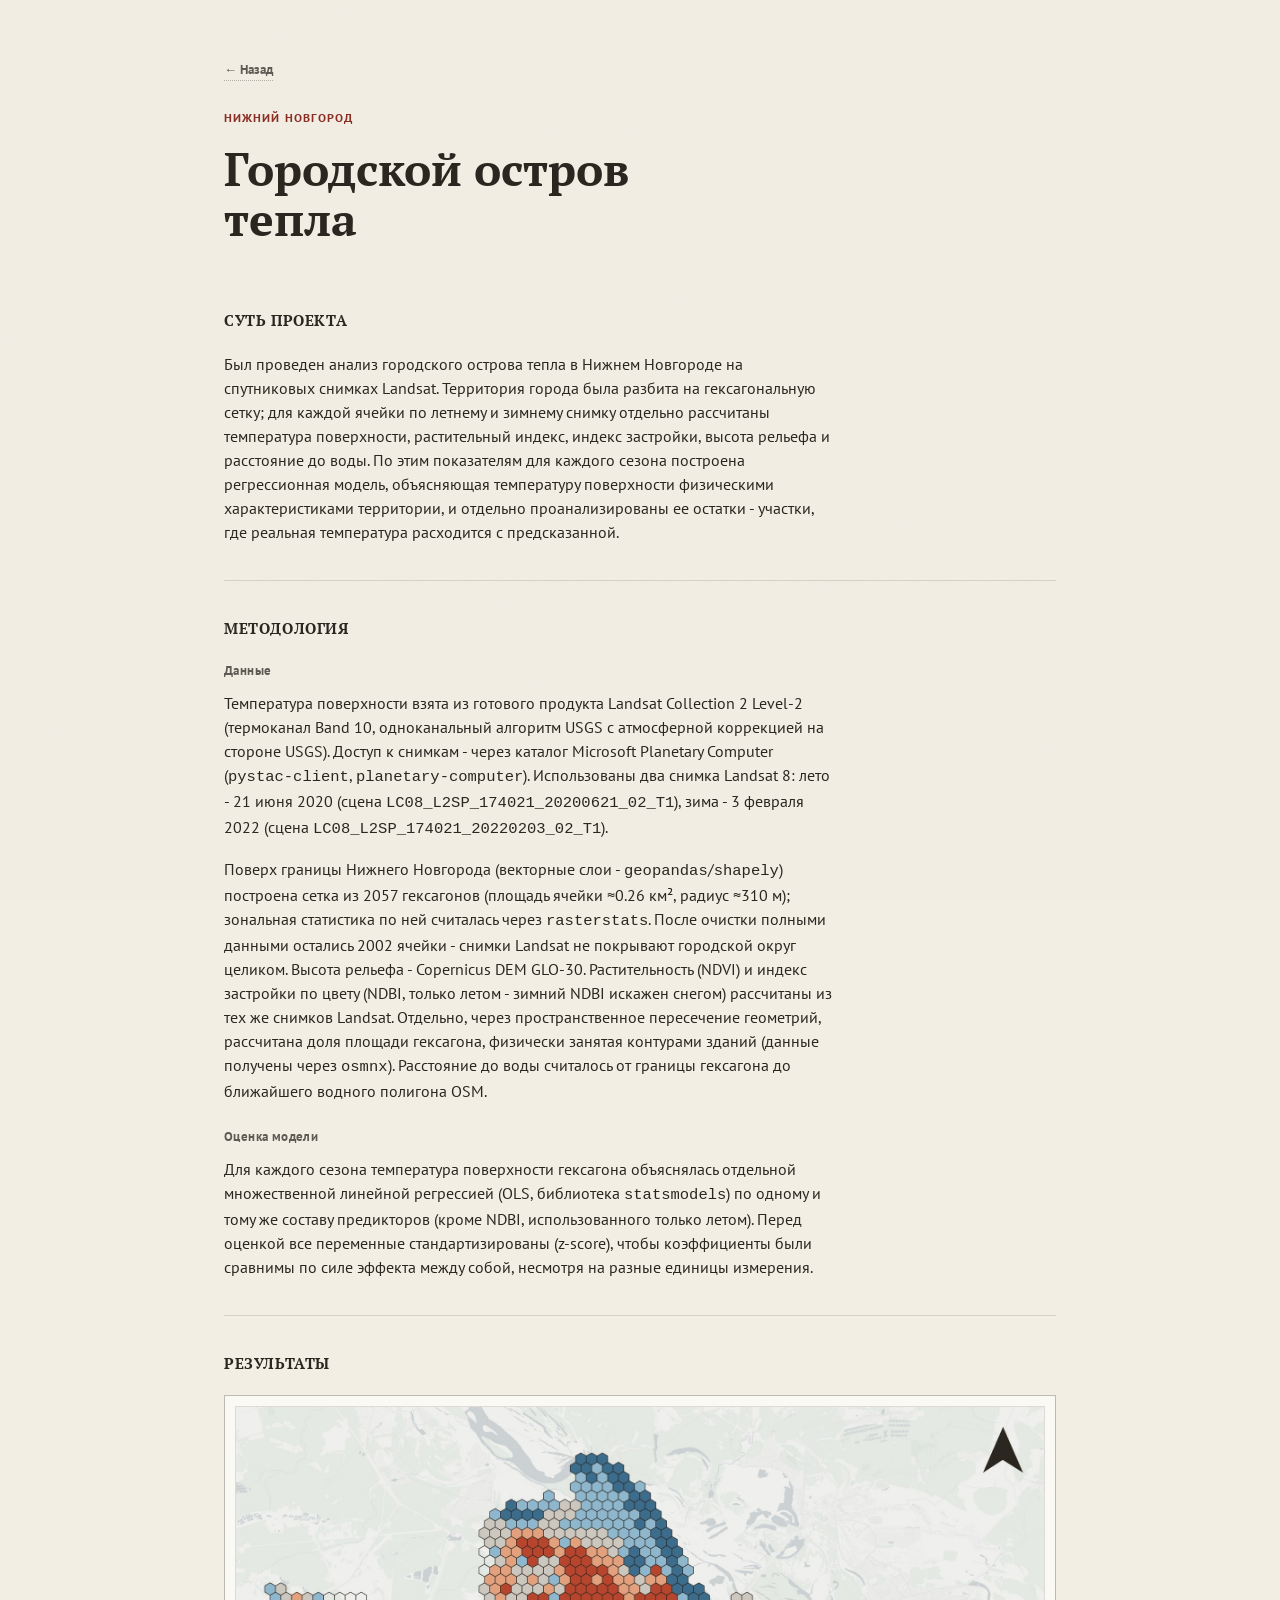
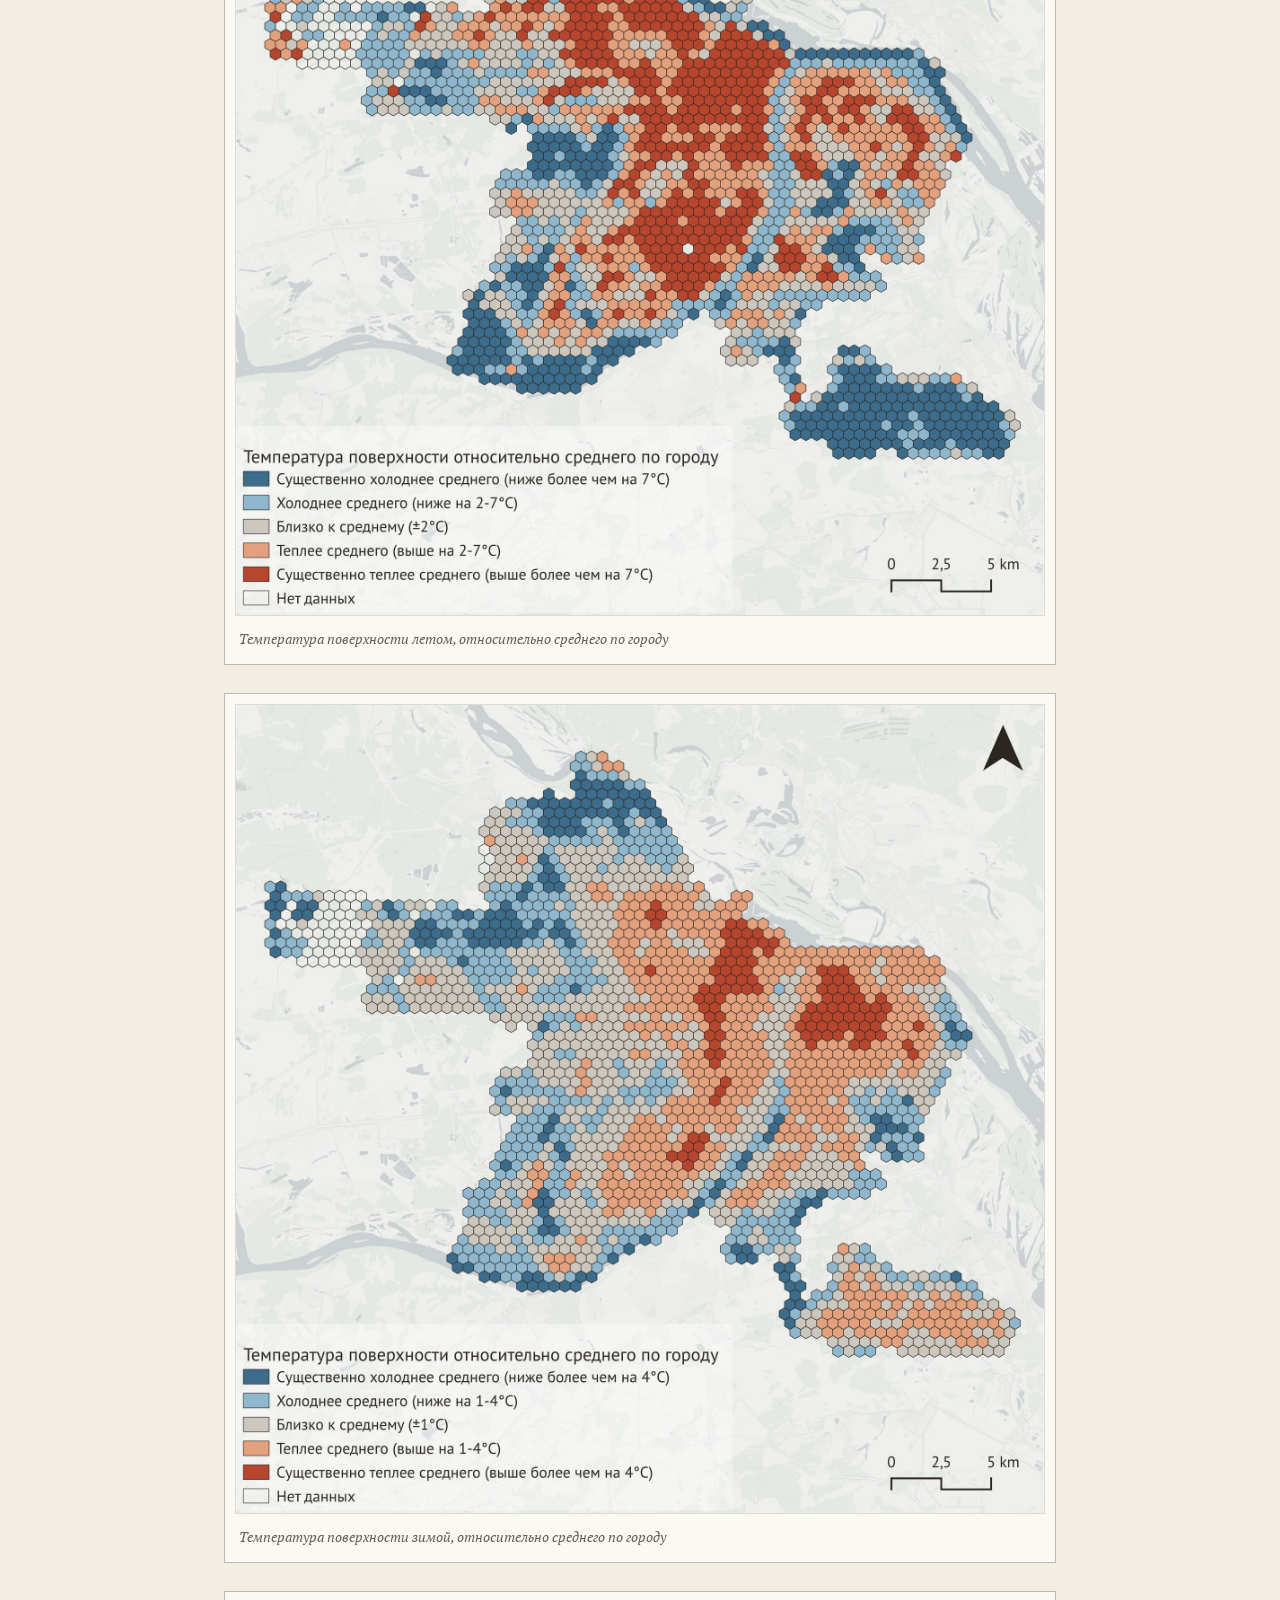
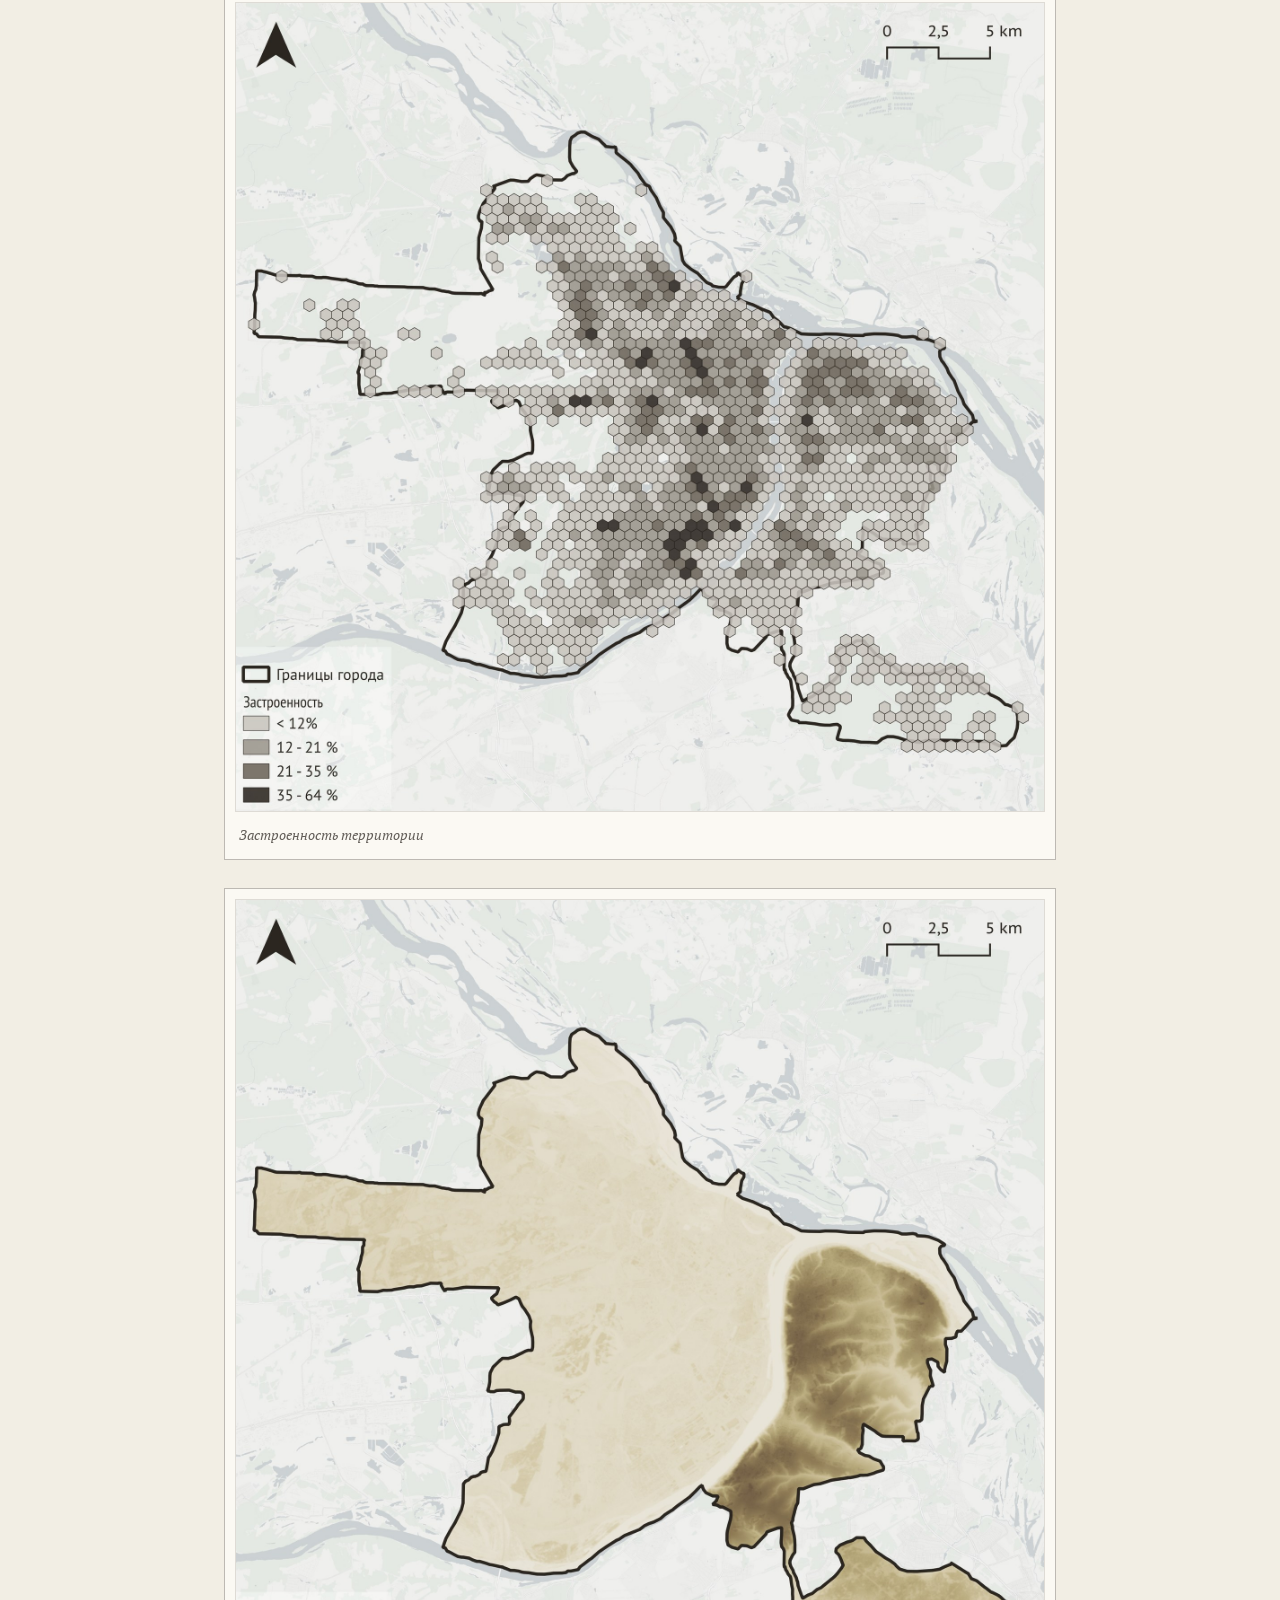
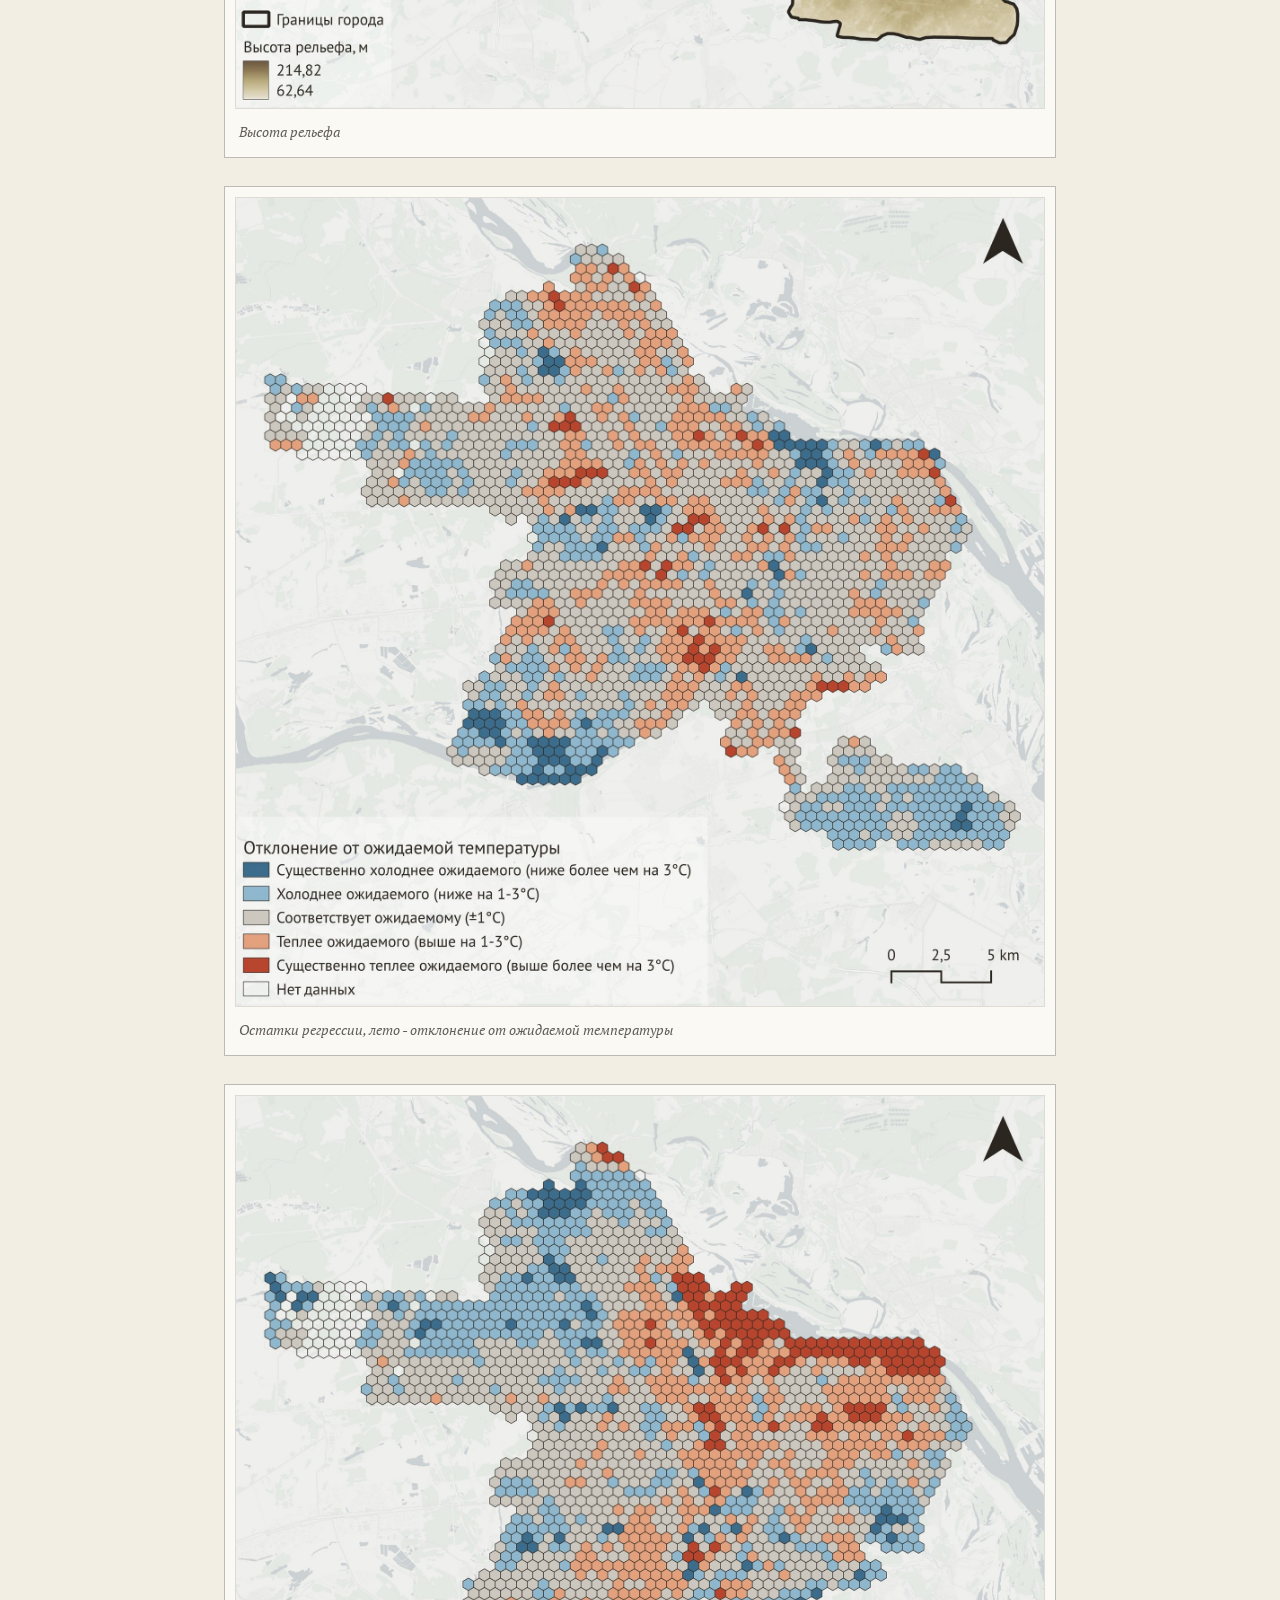
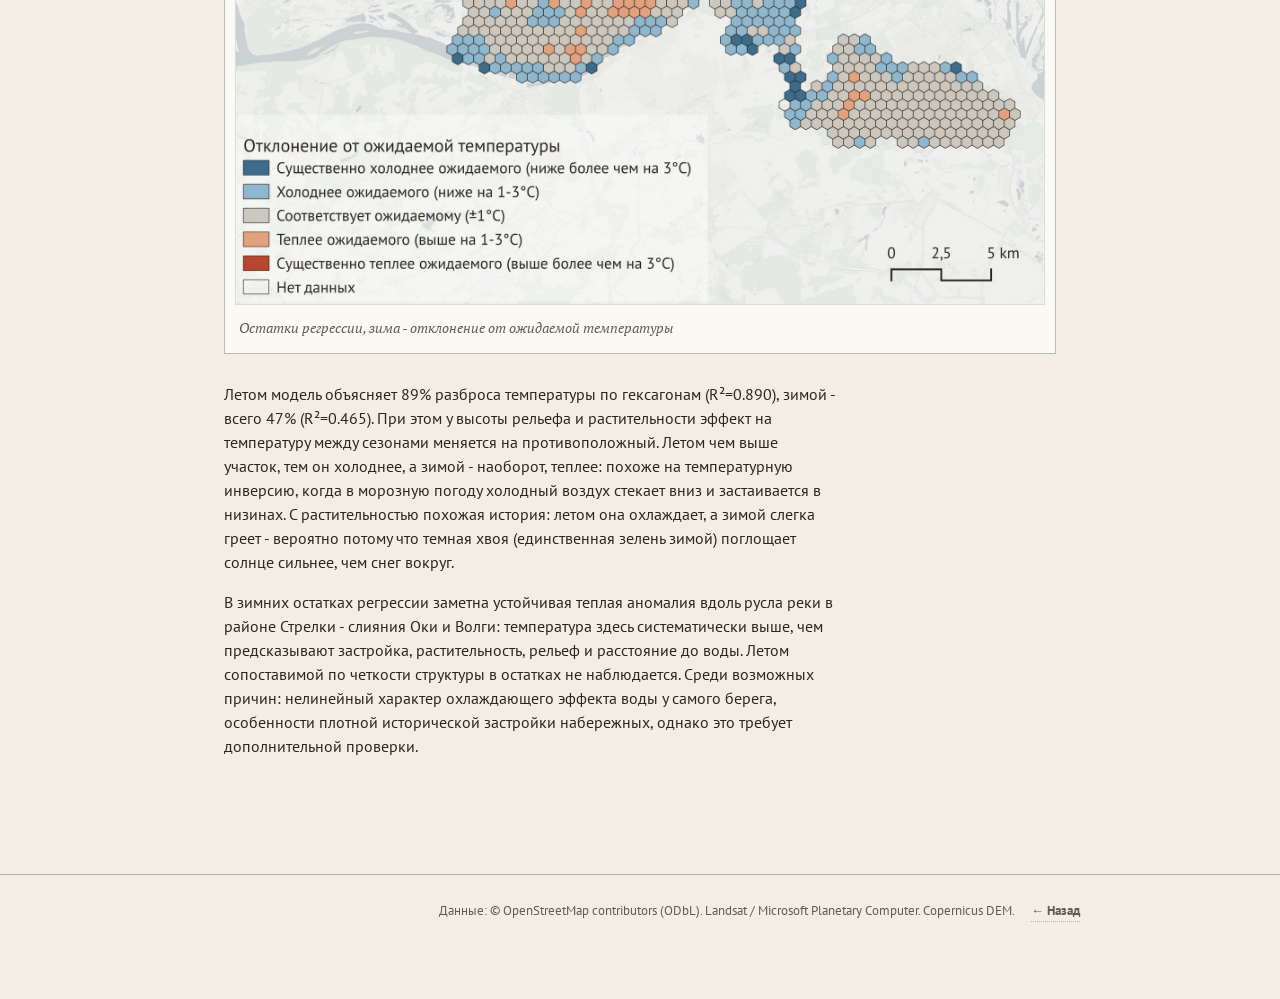
<file: uhi-cv.html>
<!doctype html>
<html lang="ru">
<head>
<meta charset="UTF-8">
<meta name="viewport" content="width=device-width, initial-scale=1">
<title>Городской остров тепла - Поликарпов Дмитрий</title>
<meta name="description" content="Городской остров тепла в Нижнем Новгороде: сезонная регрессия температуры поверхности по снимкам Landsat, разворот эффекта высоты рельефа и растительности между летом и зимой.">
<link rel="preconnect" href="https://fonts.googleapis.com">
<link rel="preconnect" href="https://fonts.gstatic.com" crossorigin>
<link href="https://fonts.googleapis.com/css2?family=PT+Serif:ital,wght@0,400;0,700;1,400&family=PT+Sans:wght@400;700&display=swap" rel="stylesheet">
<link rel="stylesheet" href="style.css">
</head>
<body>

<header class="project-header">
  <a class="back-link" href="resume.html">← Назад</a>
  <p class="project-eyebrow">Нижний Новгород</p>
  <h1>Городской остров тепла</h1>
</header>

<main class="project-body">

  <section class="project-section">
    <h2>Суть проекта</h2>
    <p>
      Был проведен анализ городского острова тепла в Нижнем Новгороде на
      спутниковых снимках Landsat. Территория города была разбита на
      гексагональную сетку; для каждой ячейки по летнему и зимнему снимку
      отдельно рассчитаны температура поверхности, растительный индекс, индекс
      застройки, высота рельефа и расстояние до воды. По этим показателям для
      каждого сезона построена регрессионная модель, объясняющая температуру
      поверхности физическими характеристиками территории, и отдельно
      проанализированы ее остатки - участки, где реальная температура
      расходится с предсказанной.
    </p>
  </section>

  <section class="project-section">
    <h2>Методология</h2>

    <h3>Данные</h3>
    <p>
      Температура поверхности взята из готового продукта Landsat Collection 2
      Level-2 (термоканал Band 10, одноканальный алгоритм USGS с атмосферной
      коррекцией на стороне USGS). Доступ к снимкам - через каталог Microsoft
      Planetary Computer (<code>pystac-client</code>, <code>planetary-computer</code>).
      Использованы два снимка Landsat 8: лето - 21 июня 2020 (сцена
      <code>LC08_L2SP_174021_20200621_02_T1</code>), зима - 3 февраля 2022
      (сцена <code>LC08_L2SP_174021_20220203_02_T1</code>).
    </p>
    <p>
      Поверх границы Нижнего Новгорода (векторные слои - <code>geopandas</code>/<code>shapely</code>)
      построена сетка из 2057 гексагонов (площадь ячейки ≈0.26 км², радиус
      ≈310 м); зональная статистика по ней считалась через <code>rasterstats</code>.
      После очистки полными данными остались 2002 ячейки - снимки Landsat не
      покрывают городской округ целиком. Высота рельефа - Copernicus DEM
      GLO-30. Растительность (NDVI) и индекс застройки по цвету (NDBI, только
      летом - зимний NDBI искажен снегом) рассчитаны из тех же снимков
      Landsat. Отдельно, через пространственное пересечение геометрий,
      рассчитана доля площади гексагона, физически занятая контурами зданий
      (данные получены через <code>osmnx</code>). Расстояние до воды считалось
      от границы гексагона до ближайшего водного полигона OSM.
    </p>

    <h3>Оценка модели</h3>
    <p>
      Для каждого сезона температура поверхности гексагона объяснялась
      отдельной множественной линейной регрессией (OLS, библиотека
      <code>statsmodels</code>) по одному и тому же составу предикторов (кроме
      NDBI, использованного только летом). Перед оценкой все переменные
      стандартизированы (z-score), чтобы коэффициенты были сравнимы по силе
      эффекта между собой, несмотря на разные единицы измерения.
    </p>
  </section>

  <section class="project-section">
    <h2>Результаты</h2>

    <div class="gallery">
      <figure>
        <img src="uhi-lst-summer.jpg" alt="Карта температуры поверхности Нижнего Новгорода летом относительно среднего по городу">
        <figcaption>Температура поверхности летом, относительно среднего по городу</figcaption>
      </figure>
      <figure>
        <img src="uhi-lst-winter.jpg" alt="Карта температуры поверхности Нижнего Новгорода зимой относительно среднего по городу">
        <figcaption>Температура поверхности зимой, относительно среднего по городу</figcaption>
      </figure>
      <figure>
        <img src="uhi-built-up.jpg" alt="Карта застроенности Нижнего Новгорода по гексагональной сетке">
        <figcaption>Застроенность территории</figcaption>
      </figure>
      <figure>
        <img src="uhi-elevation.jpg" alt="Карта высоты рельефа Нижнего Новгорода">
        <figcaption>Высота рельефа</figcaption>
      </figure>
      <figure>
        <img src="uhi-residuals-summer.jpg" alt="Карта остатков летней регрессии температуры поверхности Нижнего Новгорода">
        <figcaption>Остатки регрессии, лето - отклонение от ожидаемой температуры</figcaption>
      </figure>
      <figure>
        <img src="uhi-residuals-winter.jpg" alt="Карта остатков зимней регрессии температуры поверхности Нижнего Новгорода с теплой аномалией у Стрелки">
        <figcaption>Остатки регрессии, зима - отклонение от ожидаемой температуры</figcaption>
      </figure>
    </div>

    <p>
      Летом модель объясняет 89% разброса температуры по гексагонам
      (R²=0.890), зимой - всего 47% (R²=0.465). При этом у высоты рельефа и
      растительности эффект на температуру между сезонами меняется на
      противоположный. Летом чем выше участок, тем он холоднее, а зимой -
      наоборот, теплее: похоже на температурную инверсию, когда в морозную
      погоду холодный воздух стекает вниз и застаивается в низинах. С
      растительностью похожая история: летом она охлаждает, а зимой слегка
      греет - вероятно потому что темная хвоя (единственная зелень зимой)
      поглощает солнце сильнее, чем снег вокруг.
    </p>
    <p>
      В зимних остатках регрессии заметна устойчивая теплая аномалия вдоль
      русла реки в районе Стрелки - слияния Оки и Волги: температура здесь
      систематически выше, чем предсказывают застройка, растительность,
      рельеф и расстояние до воды. Летом сопоставимой по четкости структуры в
      остатках не наблюдается. Среди возможных причин: нелинейный характер
      охлаждающего эффекта воды у самого берега, особенности плотной
      исторической застройки набережных, однако это требует дополнительной
      проверки.
    </p>
  </section>

</main>

<footer class="site-footer">
  <div class="footer-inner">
    <p>Данные: © OpenStreetMap contributors (ODbL). Landsat / Microsoft Planetary Computer. Copernicus DEM.</p>
    <a class="back-link" href="resume.html">← Назад</a>
  </div>
</footer>

</body>
</html>
</file>
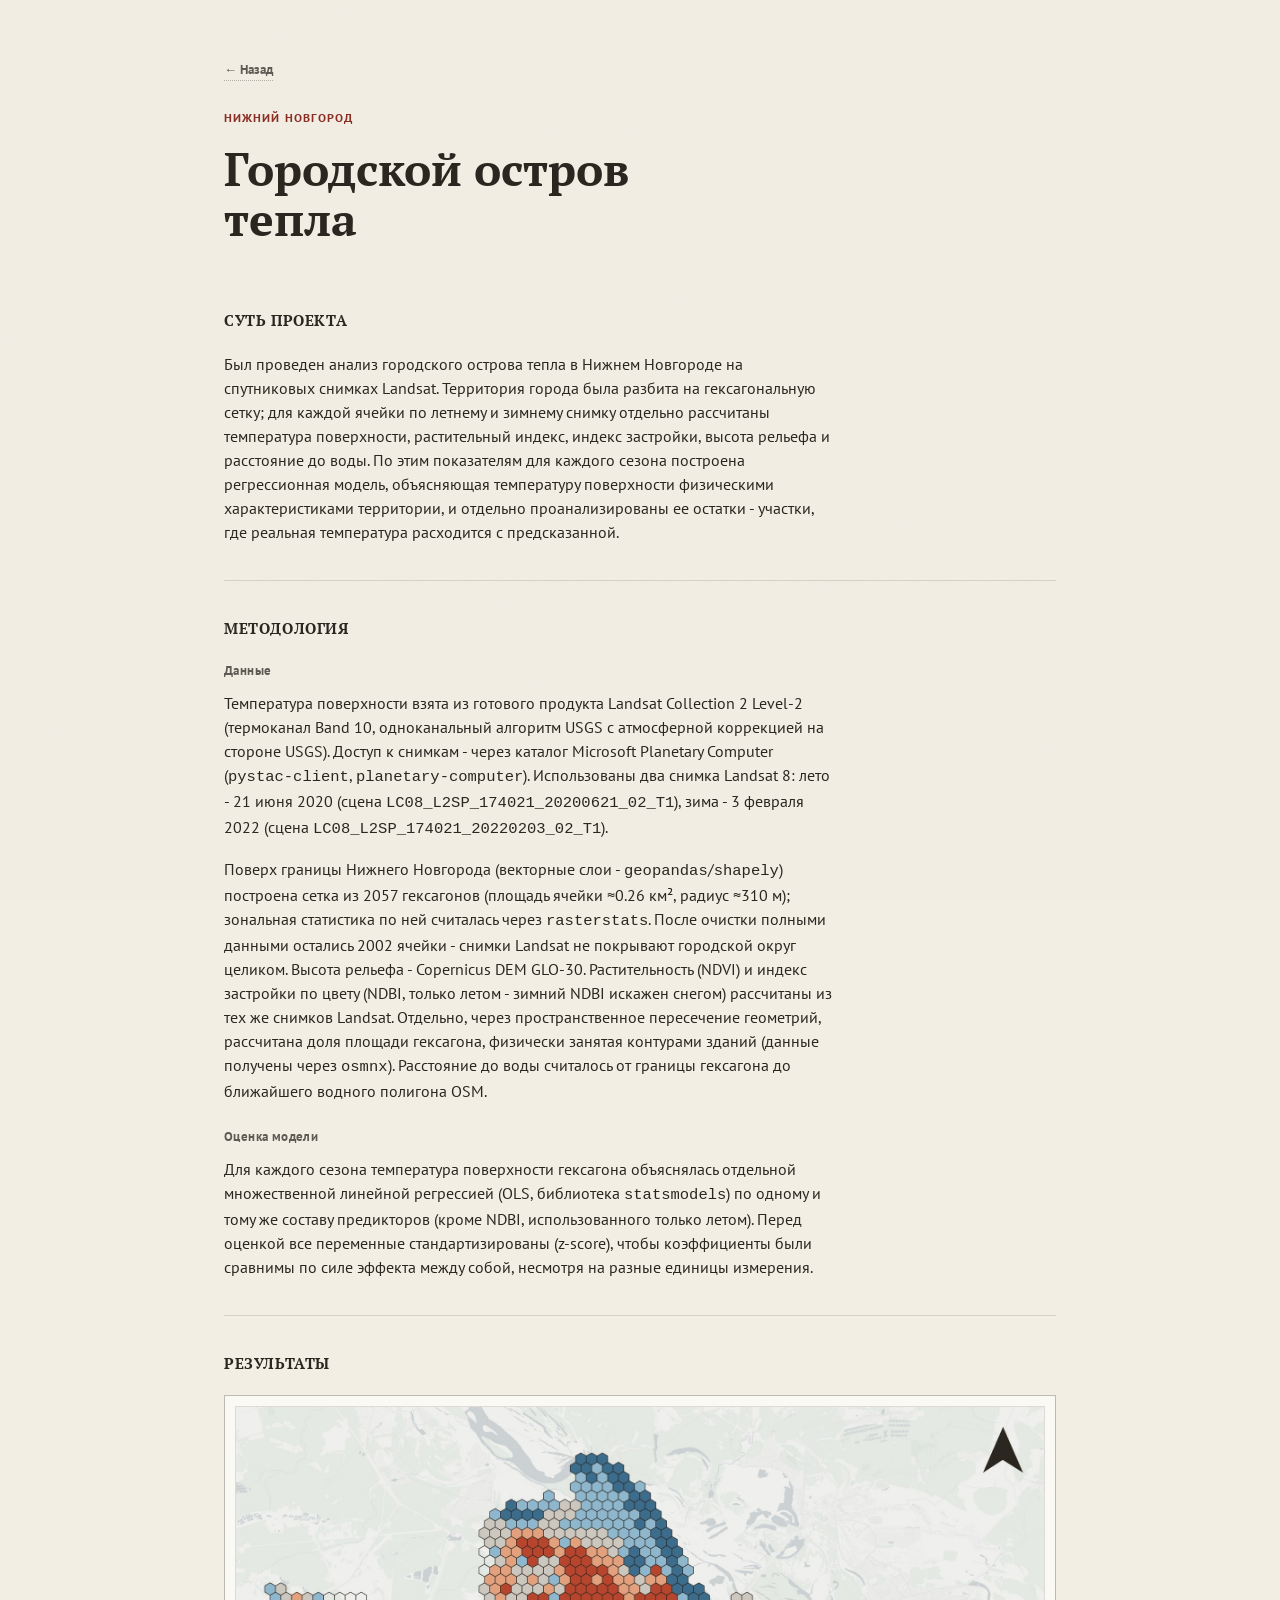
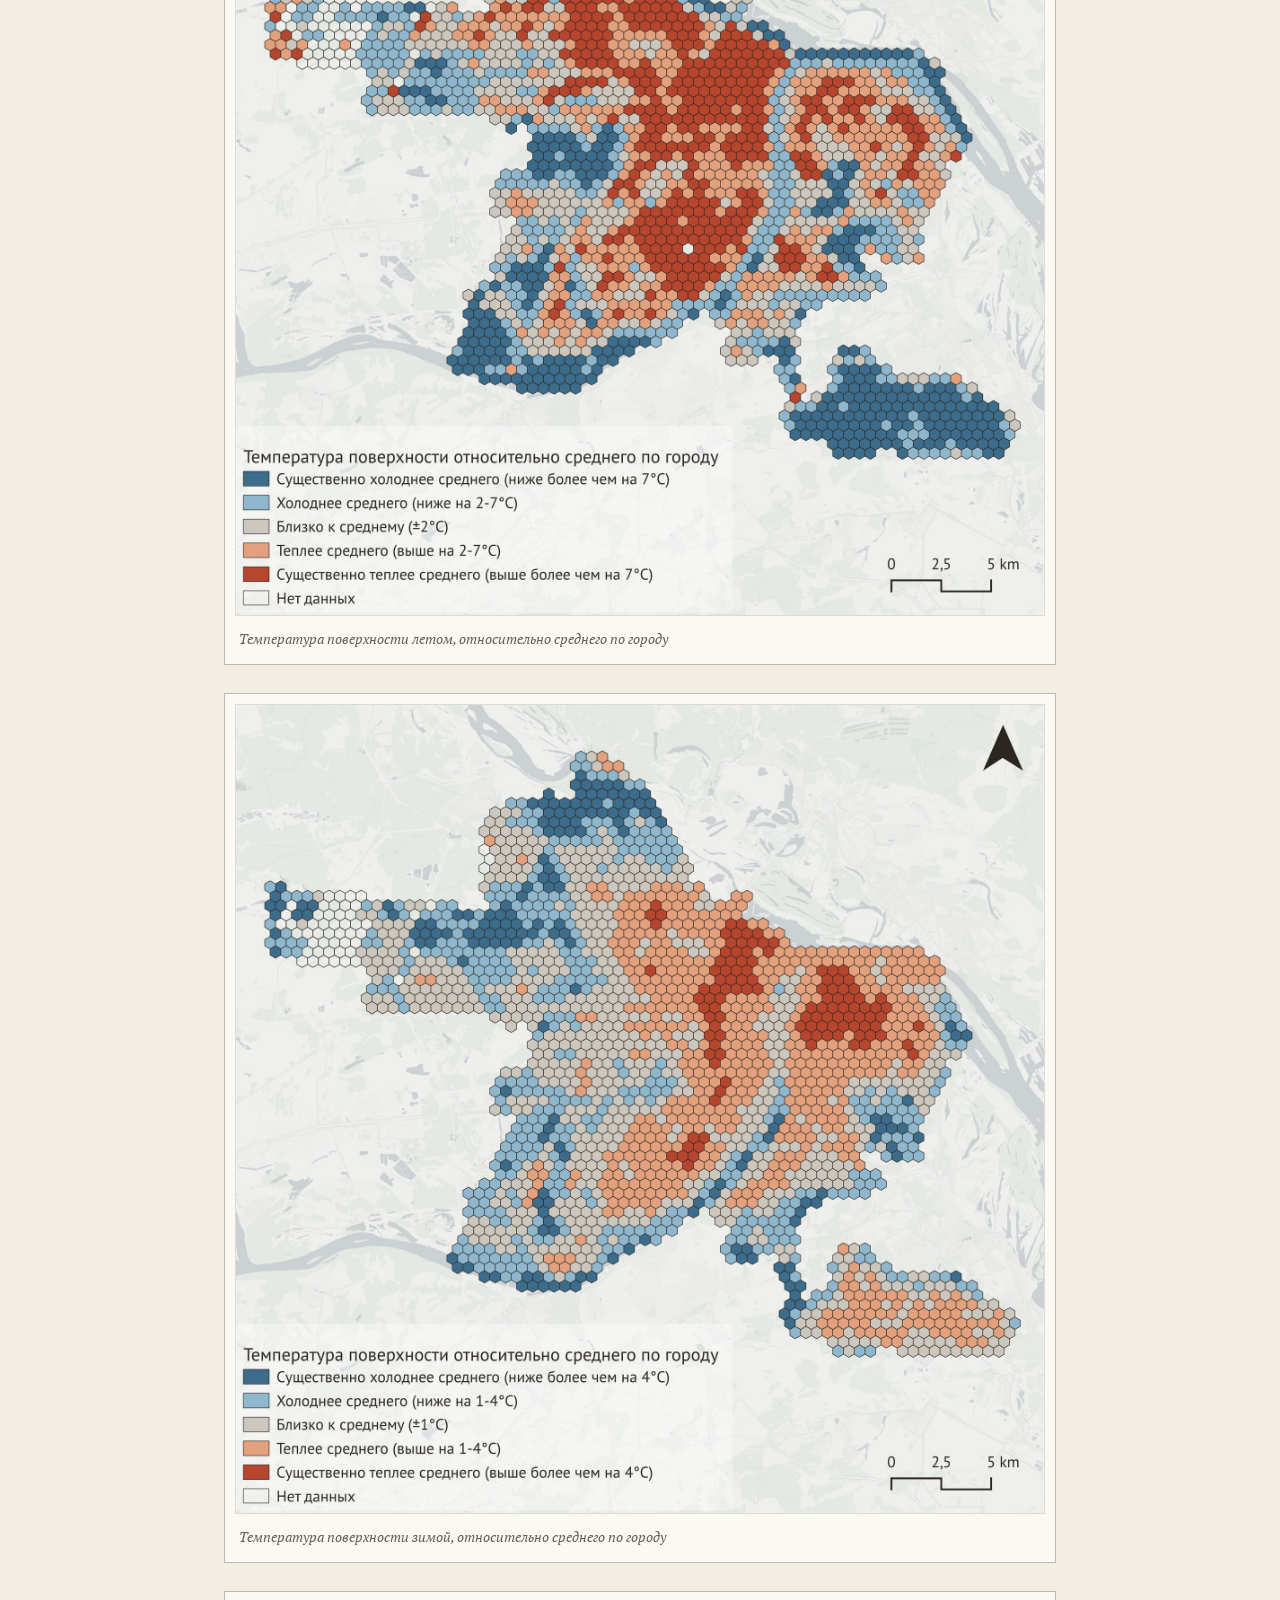
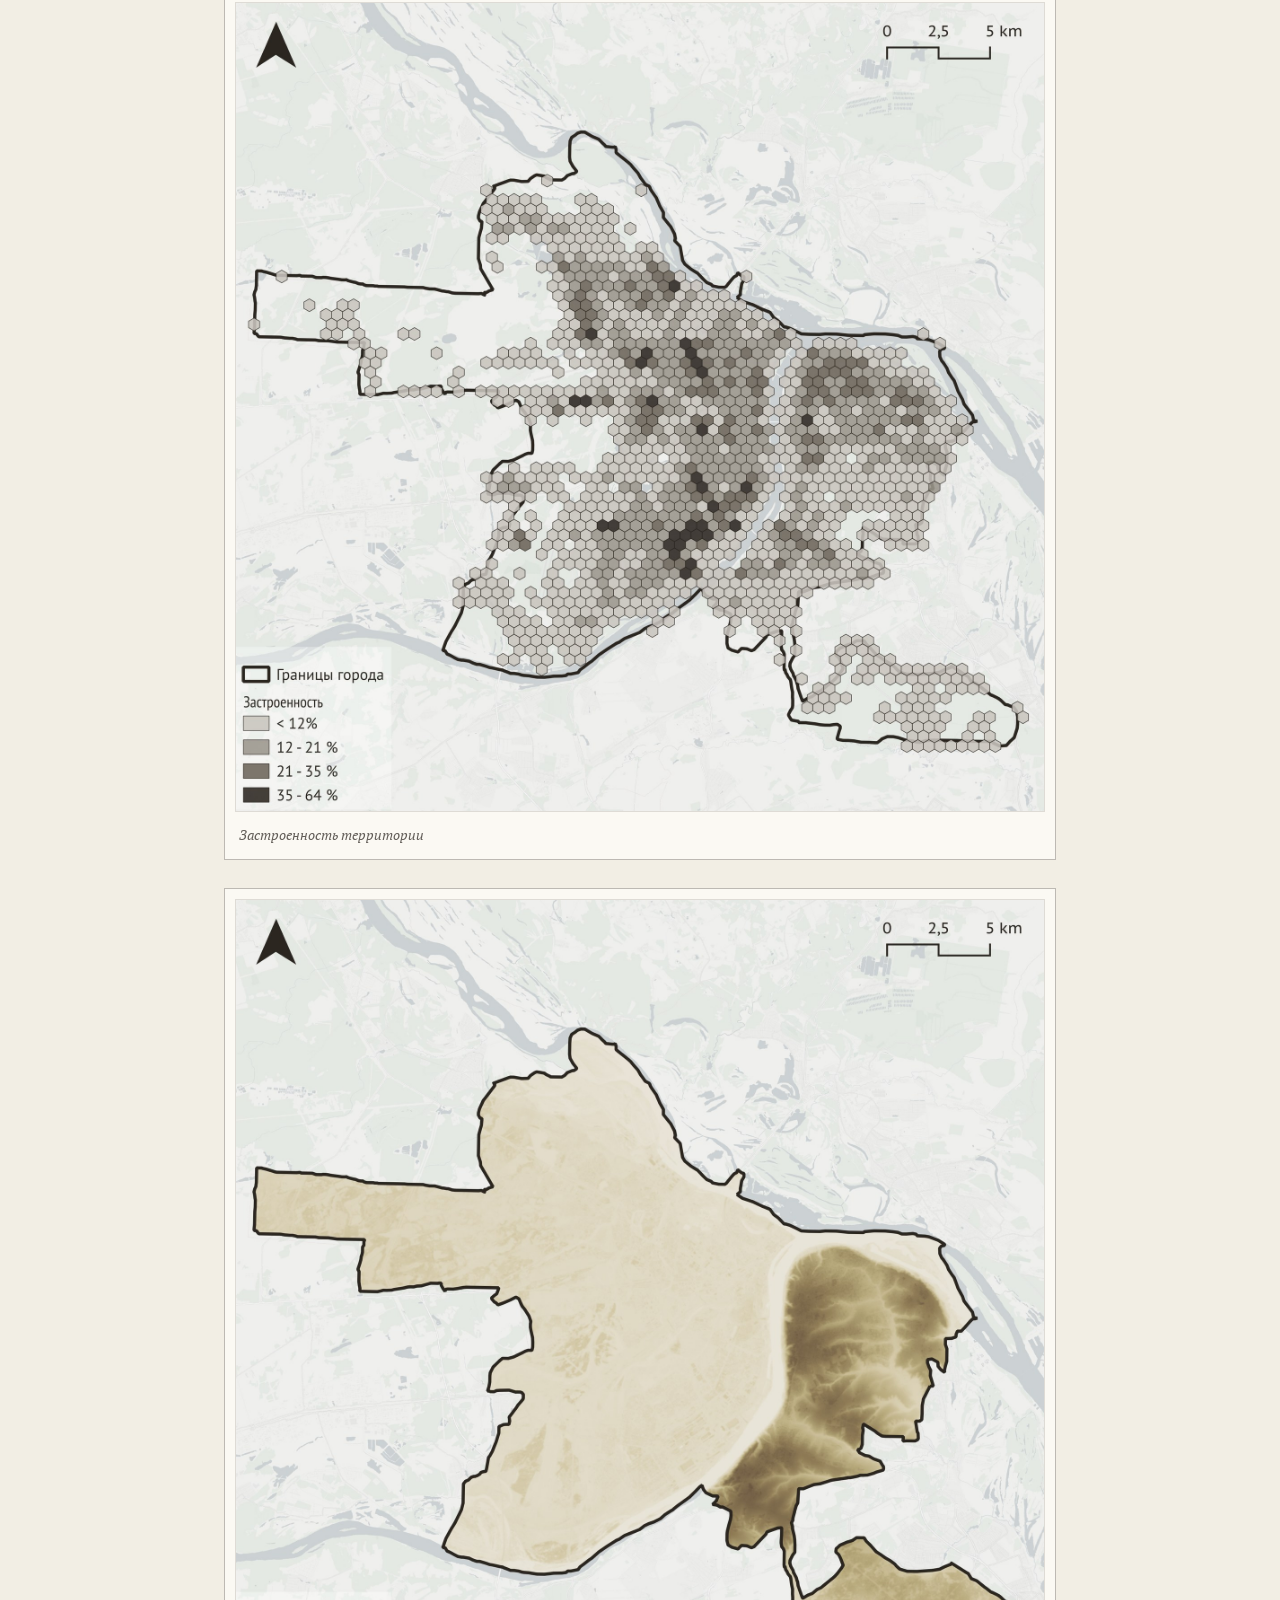
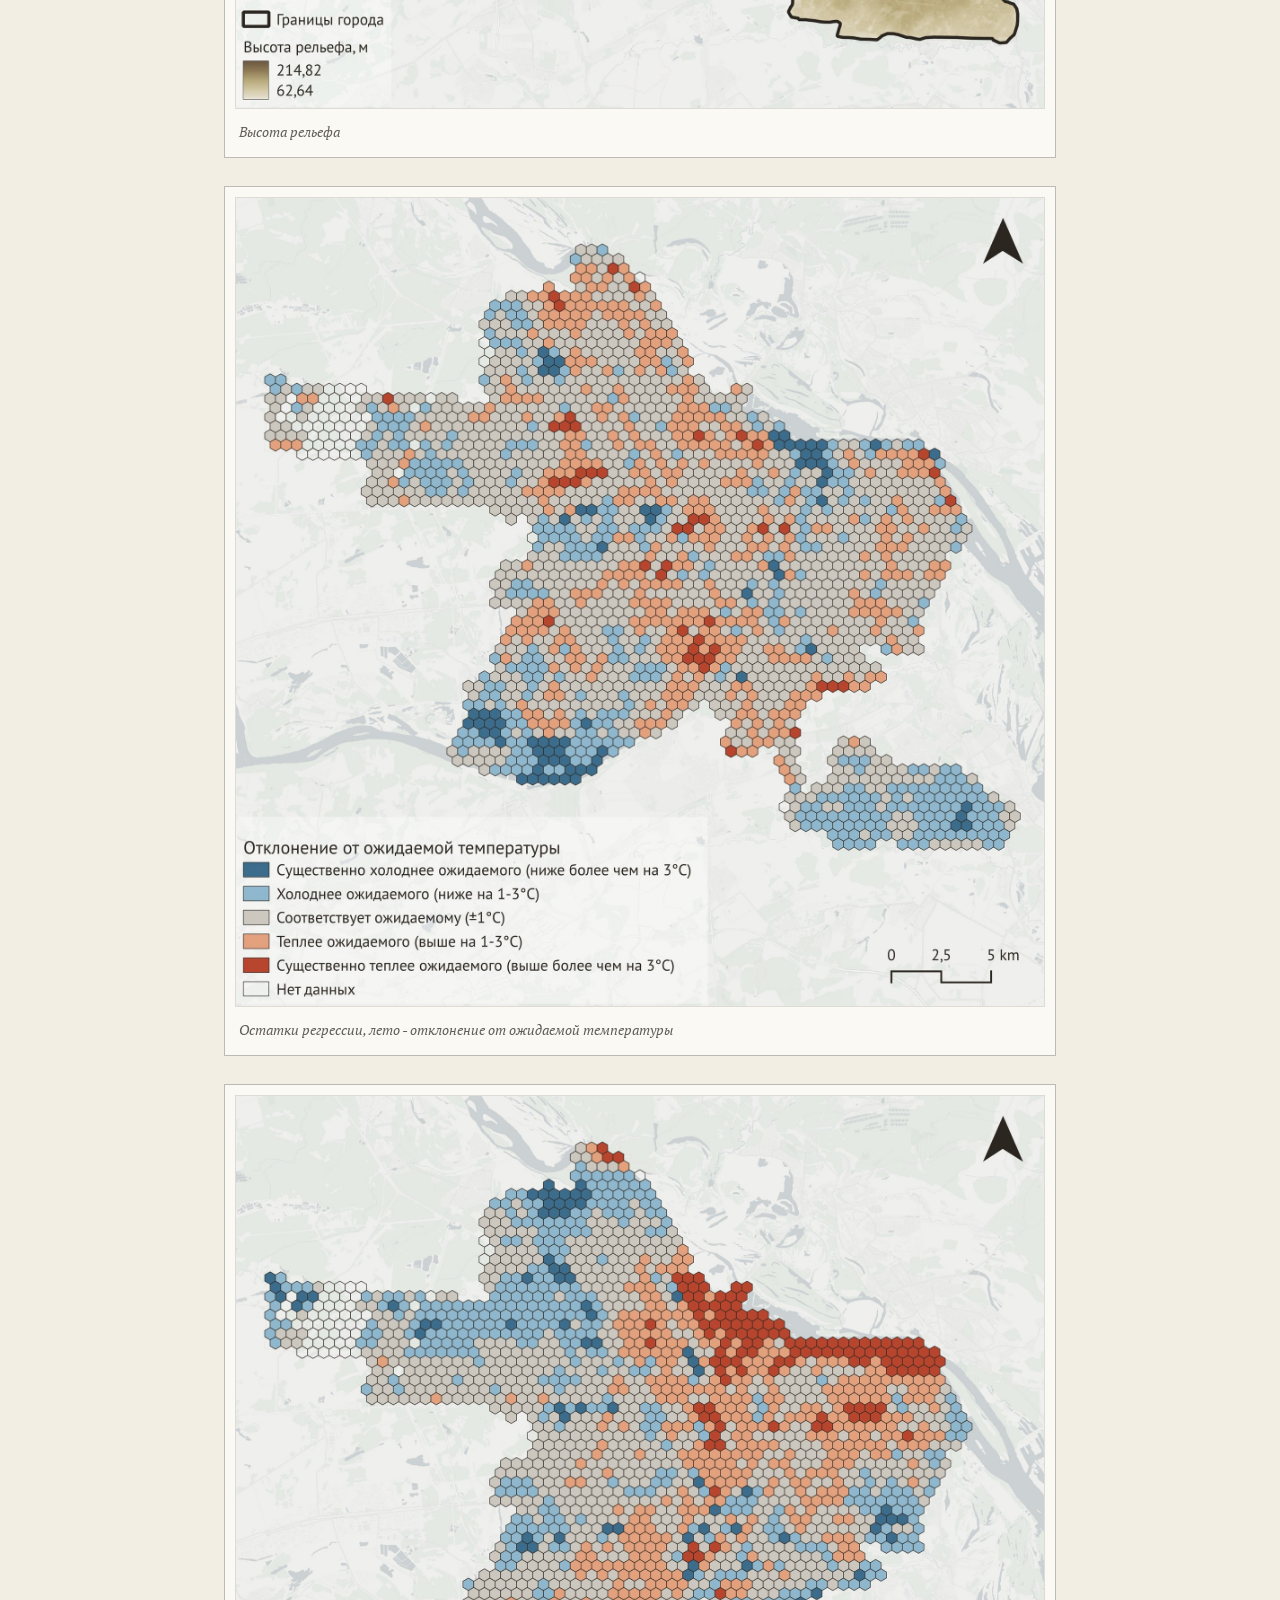
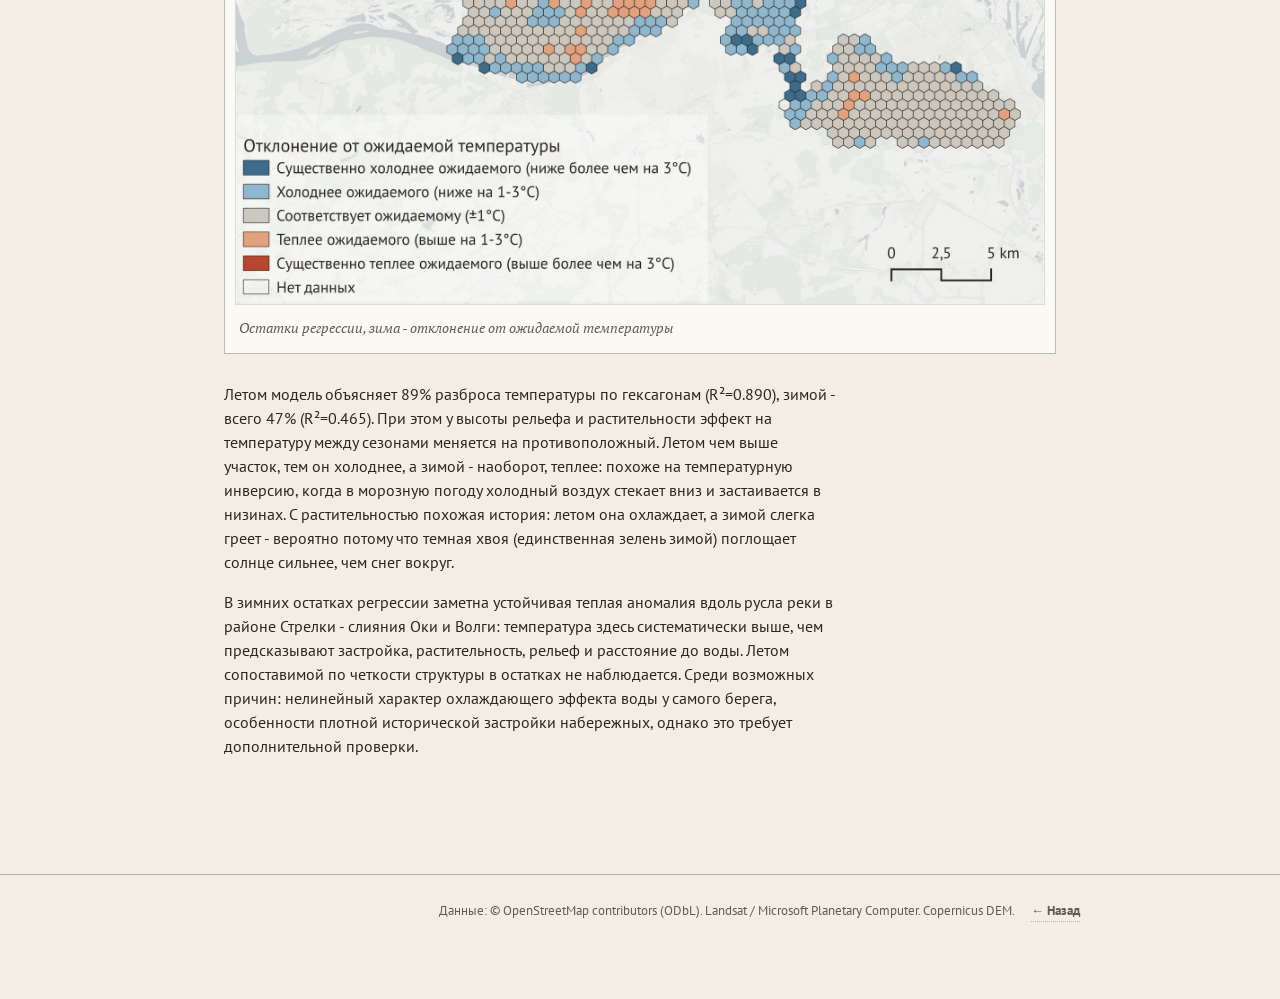
<file: uhi.html>
<!doctype html>
<html lang="ru">
<head>
<meta charset="UTF-8">
<meta name="viewport" content="width=device-width, initial-scale=1">
<title>Городской остров тепла - Поликарпов Дмитрий</title>
<meta name="description" content="Городской остров тепла в Нижнем Новгороде: сезонная регрессия температуры поверхности по снимкам Landsat, разворот эффекта высоты рельефа и растительности между летом и зимой.">
<link rel="preconnect" href="https://fonts.googleapis.com">
<link rel="preconnect" href="https://fonts.gstatic.com" crossorigin>
<link href="https://fonts.googleapis.com/css2?family=PT+Serif:ital,wght@0,400;0,700;1,400&family=PT+Sans:wght@400;700&display=swap" rel="stylesheet">
<link rel="stylesheet" href="style.css">
</head>
<body>

<header class="project-header">
  <a class="back-link" href="index.html" onclick="if(document.referrer && document.referrer.indexOf(location.host)!==-1){history.back();return false;}">← Назад</a>
  <p class="project-eyebrow">Нижний Новгород</p>
  <h1>Городской остров тепла</h1>
</header>

<main class="project-body">

  <section class="project-section">
    <h2>Суть проекта</h2>
    <p>
      Был проведен анализ городского острова тепла в Нижнем Новгороде на
      спутниковых снимках Landsat. Территория города была разбита на
      гексагональную сетку; для каждой ячейки по летнему и зимнему снимку
      отдельно рассчитаны температура поверхности, растительный индекс, индекс
      застройки, высота рельефа и расстояние до воды. По этим показателям для
      каждого сезона построена регрессионная модель, объясняющая температуру
      поверхности физическими характеристиками территории, и отдельно
      проанализированы ее остатки - участки, где реальная температура
      расходится с предсказанной.
    </p>
  </section>

  <section class="project-section">
    <h2>Методология</h2>

    <h3>Данные</h3>
    <p>
      Температура поверхности взята из готового продукта Landsat Collection 2
      Level-2 (термоканал Band 10, одноканальный алгоритм USGS с атмосферной
      коррекцией на стороне USGS). Доступ к снимкам - через каталог Microsoft
      Planetary Computer (<code>pystac-client</code>, <code>planetary-computer</code>).
      Использованы два снимка Landsat 8: лето - 21 июня 2020 (сцена
      <code>LC08_L2SP_174021_20200621_02_T1</code>), зима - 3 февраля 2022
      (сцена <code>LC08_L2SP_174021_20220203_02_T1</code>).
    </p>
    <p>
      Поверх границы Нижнего Новгорода (векторные слои - <code>geopandas</code>/<code>shapely</code>)
      построена сетка из 2057 гексагонов (площадь ячейки ≈0.26 км², радиус
      ≈310 м); зональная статистика по ней считалась через <code>rasterstats</code>.
      После очистки полными данными остались 2002 ячейки - снимки Landsat не
      покрывают городской округ целиком. Высота рельефа - Copernicus DEM
      GLO-30. Растительность (NDVI) и индекс застройки по цвету (NDBI, только
      летом - зимний NDBI искажен снегом) рассчитаны из тех же снимков
      Landsat. Отдельно, через пространственное пересечение геометрий,
      рассчитана доля площади гексагона, физически занятая контурами зданий
      (данные получены через <code>osmnx</code>). Расстояние до воды считалось
      от границы гексагона до ближайшего водного полигона OSM.
    </p>

    <h3>Оценка модели</h3>
    <p>
      Для каждого сезона температура поверхности гексагона объяснялась
      отдельной множественной линейной регрессией (OLS, библиотека
      <code>statsmodels</code>) по одному и тому же составу предикторов (кроме
      NDBI, использованного только летом). Перед оценкой все переменные
      стандартизированы (z-score), чтобы коэффициенты были сравнимы по силе
      эффекта между собой, несмотря на разные единицы измерения.
    </p>
  </section>

  <section class="project-section">
    <h2>Результаты</h2>

    <div class="gallery">
      <figure>
        <img src="uhi-lst-summer.jpg" alt="Карта температуры поверхности Нижнего Новгорода летом относительно среднего по городу">
        <figcaption>Температура поверхности летом, относительно среднего по городу</figcaption>
      </figure>
      <figure>
        <img src="uhi-lst-winter.jpg" alt="Карта температуры поверхности Нижнего Новгорода зимой относительно среднего по городу">
        <figcaption>Температура поверхности зимой, относительно среднего по городу</figcaption>
      </figure>
      <figure>
        <img src="uhi-built-up.jpg" alt="Карта застроенности Нижнего Новгорода по гексагональной сетке">
        <figcaption>Застроенность территории</figcaption>
      </figure>
      <figure>
        <img src="uhi-elevation.jpg" alt="Карта высоты рельефа Нижнего Новгорода">
        <figcaption>Высота рельефа</figcaption>
      </figure>
      <figure>
        <img src="uhi-residuals-summer.jpg" alt="Карта остатков летней регрессии температуры поверхности Нижнего Новгорода">
        <figcaption>Остатки регрессии, лето - отклонение от ожидаемой температуры</figcaption>
      </figure>
      <figure>
        <img src="uhi-residuals-winter.jpg" alt="Карта остатков зимней регрессии температуры поверхности Нижнего Новгорода с теплой аномалией у Стрелки">
        <figcaption>Остатки регрессии, зима - отклонение от ожидаемой температуры</figcaption>
      </figure>
    </div>

    <p>
      Летом модель объясняет 89% разброса температуры по гексагонам
      (R²=0.890), зимой - всего 47% (R²=0.465). При этом у высоты рельефа и
      растительности эффект на температуру между сезонами меняется на
      противоположный. Летом чем выше участок, тем он холоднее, а зимой -
      наоборот, теплее: похоже на температурную инверсию, когда в морозную
      погоду холодный воздух стекает вниз и застаивается в низинах. С
      растительностью похожая история: летом она охлаждает, а зимой слегка
      греет - вероятно потому что темная хвоя (единственная зелень зимой)
      поглощает солнце сильнее, чем снег вокруг.
    </p>
    <p>
      В зимних остатках регрессии заметна устойчивая теплая аномалия вдоль
      русла реки в районе Стрелки - слияния Оки и Волги: температура здесь
      систематически выше, чем предсказывают застройка, растительность,
      рельеф и расстояние до воды. Летом сопоставимой по четкости структуры в
      остатках не наблюдается. Среди возможных причин: нелинейный характер
      охлаждающего эффекта воды у самого берега, особенности плотной
      исторической застройки набережных, однако это требует дополнительной
      проверки.
    </p>
  </section>

</main>

<footer class="site-footer">
  <div class="footer-inner">
    <p>Данные: © OpenStreetMap contributors (ODbL). Landsat / Microsoft Planetary Computer. Copernicus DEM.</p>
    <a class="back-link" href="index.html" onclick="if(document.referrer && document.referrer.indexOf(location.host)!==-1){history.back();return false;}">← Назад</a>
  </div>
</footer>

</body>
</html>
</file>
<file: style.css>
/* =========================================================================
   ДИЗАЙН-СИСТЕМА - общая для главной страницы и страниц отдельных проектов.
   Согласована с картографическими отчетами: якорный темный цвет, дивергентная
   шкала, PT Serif/PT Sans.
   ========================================================================= */

:root {
  --ink: #2B2620;
  --bg: #F2EEE4;
  --bg-raised: #FBF9F3;
  --rule: rgba(43, 38, 32, 0.14);
  --rule-strong: rgba(43, 38, 32, 0.30);
  --muted: rgba(43, 38, 32, 0.74);
  --accent: #8B2E23;

  --serif: 'PT Serif', Georgia, 'Times New Roman', serif;
  --sans: 'PT Sans', Arial, Helvetica, sans-serif;

  --container: 880px;
  --gap: 26px;
}

* { box-sizing: border-box; }
html { scroll-behavior: smooth; }

@media (prefers-reduced-motion: reduce) {
  html { scroll-behavior: auto; }
  * { animation-duration: 0.001ms !important; transition-duration: 0.001ms !important; }
}

body {
  margin: 0;
  background: var(--bg);
  color: var(--ink);
  font-family: var(--sans);
  font-size: 16px;
  line-height: 1.55;
  -webkit-font-smoothing: antialiased;
  position: relative;
}

body::before {
  content: "";
  position: fixed;
  inset: 0;
  pointer-events: none;
  z-index: 999;
  opacity: 0.035;
  mix-blend-mode: multiply;
  background-image: url("data:image/svg+xml;utf8,<svg xmlns='http://www.w3.org/2000/svg'><filter id='n'><feTurbulence type='fractalNoise' baseFrequency='0.85' numOctaves='2' stitchTiles='stitch'/></filter><rect width='100%25' height='100%25' filter='url(%23n)'/></svg>");
}

a { color: var(--ink); }
a:focus-visible, button:focus-visible {
  outline: 2px solid var(--accent);
  outline-offset: 3px;
}

/* ===== Hero ===== */
.hero {
  position: relative;
  overflow: hidden;
  padding: 104px 24px 84px;
  border-bottom: 1px solid var(--rule-strong);
}
.hero-graticule {
  position: absolute;
  inset: 0;
  background-image:
    repeating-linear-gradient(0deg, var(--rule) 0 1px, transparent 1px 64px),
    repeating-linear-gradient(90deg, var(--rule) 0 1px, transparent 1px 64px);
  mask-image: linear-gradient(180deg, black, transparent 82%);
  -webkit-mask-image: linear-gradient(180deg, black, transparent 82%);
}
.compass {
  position: absolute;
  top: 44px;
  right: 6%;
  width: 88px;
  height: 88px;
  color: var(--ink);
  opacity: 0.5;
}
.hero-inner {
  position: relative;
  max-width: var(--container);
  margin: 0 auto;
}
.eyebrow {
  font-family: var(--sans);
  font-weight: 700;
  letter-spacing: 0.09em;
  text-transform: uppercase;
  font-size: 12px;
  color: var(--accent);
  margin: 0 0 20px;
}
.hero h1 {
  font-family: var(--serif);
  font-weight: 700;
  font-size: clamp(42px, 6vw, 66px);
  line-height: 1.05;
  margin: 0 0 24px;
  max-width: 16ch;
}
.thesis {
  font-family: var(--serif);
  font-style: italic;
  font-size: clamp(17px, 2vw, 20px);
  max-width: 48ch;
  color: var(--ink);
  margin: 0;
}

/* ===== Основная часть ===== */
main {
  max-width: var(--container);
  margin: 0 auto;
  padding: 0 24px;
}
.approach { padding: 44px 0 8px; }
.approach p {
  max-width: 62ch;
  font-size: 15px;
  color: var(--muted);
}

.skills-text {
  font-family: var(--serif);
  font-style: italic;
  font-size: clamp(17px, 2vw, 20px);
  color: var(--ink);
  max-width: 78ch;
  margin: 0;
}

/* ===== Карточки-«листы атласа» (главная) ===== */
.plates {
  display: flex;
  flex-direction: column;
  gap: var(--gap);
  padding: 40px 0 80px;
}

a.plate {
  position: relative;
  display: grid;
  grid-template-columns: 64px 92px 1fr;
  align-items: center;
  gap: 24px;
  padding: 30px 30px 30px 0;
  background: var(--bg-raised);
  border: 1px solid var(--rule-strong);
  text-decoration: none;
  color: var(--ink);
  transition: transform 180ms ease, box-shadow 180ms ease;
}
a.plate::before {
  content: "";
  position: absolute;
  left: -1px; top: -1px; bottom: -1px;
  width: 3px;
  background: var(--accent);
  transform: scaleY(0);
  transform-origin: top;
  transition: transform 220ms ease;
}
a.plate:hover, a.plate:focus-visible {
  transform: translateY(-2px);
  box-shadow: 0 14px 28px rgba(43, 38, 32, 0.10);
}
a.plate:hover::before, a.plate:focus-visible::before { transform: scaleY(1); }

.plate-number {
  font-family: var(--serif);
  font-size: 14px;
  font-weight: 700;
  color: var(--muted);
  align-self: stretch;
  display: flex;
  align-items: center;
  padding-left: 26px;
  border-right: 1px solid var(--rule);
}
.plate-motif {
  display: flex;
  align-items: center;
  justify-content: center;
}
.plate-motif svg { width: 56px; height: 56px; }

.plate-title {
  font-family: var(--serif);
  font-weight: 700;
  font-size: 21px;
  margin: 0;
}

/* ===== Футер ===== */
.site-footer {
  border-top: 1px solid var(--rule-strong);
  padding: 26px 24px 56px;
}
.site-footer .footer-inner {
  max-width: var(--container);
  margin: 0 auto;
  display: flex;
  justify-content: flex-end;
  align-items: baseline;
  gap: 16px;
  flex-wrap: wrap;
}
.site-footer p { margin: 0; font-size: 12.5px; color: var(--muted); }
.site-footer .to-top {
  font-size: 12.5px;
  font-weight: 700;
  text-decoration: none;
  color: var(--muted);
  border-bottom: 1px dotted var(--rule-strong);
}
.site-footer .to-top:hover { color: var(--accent); }

/* =========================================================================
   СТРАНИЦА ОТДЕЛЬНОГО ПРОЕКТА
   ========================================================================= */

.project-header {
  max-width: var(--container);
  margin: 0 auto;
  padding: 56px 24px 28px;
}
.back-link {
  display: inline-block;
  font-size: 13px;
  font-weight: 700;
  text-decoration: none;
  color: var(--muted);
  border-bottom: 1px dotted var(--rule-strong);
  margin-bottom: 28px;
}
.back-link:hover { color: var(--accent); }

.project-eyebrow {
  font-family: var(--sans);
  font-weight: 700;
  letter-spacing: 0.09em;
  text-transform: uppercase;
  font-size: 12px;
  color: var(--accent);
  margin: 0 0 16px;
}
.project-header h1 {
  font-family: var(--serif);
  font-weight: 700;
  font-size: clamp(32px, 5vw, 46px);
  line-height: 1.1;
  margin: 0;
  max-width: 20ch;
}

.project-body {
  max-width: var(--container);
  margin: 0 auto;
  padding: 0 24px 80px;
}

.project-section {
  padding: 36px 0;
  border-top: 1px solid var(--rule);
}
.project-section:first-child { border-top: none; }

.project-section h2 {
  font-family: var(--serif);
  font-weight: 700;
  font-size: 15px;
  letter-spacing: 0.04em;
  text-transform: uppercase;
  color: var(--ink);
  margin: 0 0 20px;
}

.project-section p {
  max-width: 68ch;
  font-size: 15.5px;
  margin: 0 0 16px;
}
.project-section p:last-child { margin-bottom: 0; }

.project-section h3 {
  font-family: var(--sans);
  font-weight: 700;
  font-size: 13px;
  letter-spacing: 0.03em;
  color: var(--muted);
  margin: 24px 0 10px;
}
.project-section h3:first-of-type { margin-top: 0; }

.formula-list {
  list-style: none;
  counter-reset: step;
  margin: 0 0 20px;
  padding: 0;
  max-width: 68ch;
}
.formula-list li {
  counter-increment: step;
  position: relative;
  padding: 10px 0 10px 34px;
  font-size: 14.5px;
  border-top: 1px solid var(--rule);
}
.formula-list li:first-child { border-top: none; }
.formula-list li::before {
  content: counter(step);
  position: absolute;
  left: 0;
  top: 10px;
  font-family: var(--serif);
  font-weight: 700;
  font-size: 13px;
  color: var(--accent);
}
.formula-list code {
  display: inline-block;
  margin-top: 3px;
  font-family: 'PT Sans', monospace;
  font-size: 13.5px;
  color: var(--muted);
  background: var(--bg);
  border: 1px solid var(--rule-strong);
  padding: 2px 7px;
  border-radius: 2px;
}
.formula-note {
  font-size: 13px;
  color: var(--muted);
  max-width: 68ch;
}

.simple-list {
  list-style: none;
  margin: 0;
  padding: 0;
  max-width: 68ch;
}
.simple-list li {
  position: relative;
  padding: 9px 0 9px 18px;
  font-size: 15.5px;
  border-top: 1px solid var(--rule);
}
.simple-list li:first-child { border-top: none; padding-top: 0; }
.simple-list li::before {
  content: "-";
  position: absolute;
  left: 0;
  top: 9px;
  color: var(--accent);
}

.gallery {
  display: flex;
  flex-direction: column;
  gap: 28px;
  margin: 4px 0 28px;
}
.gallery figure {
  margin: 0;
  border: 1px solid var(--rule-strong);
  background: var(--bg-raised);
  padding: 10px;
}
.gallery img {
  display: block;
  width: 100%;
  height: auto;
  border: 1px solid var(--rule);
}
.gallery iframe {
  display: block;
  width: 100%;
  height: 600px;
  border: 1px solid var(--rule);
}
.gallery figcaption {
  font-family: var(--serif);
  font-style: italic;
  font-size: 14px;
  color: var(--muted);
  padding: 12px 4px 4px;
}

/* ===== Мобильная адаптация ===== */
@media (max-width: 640px) {
  .hero { padding: 76px 20px 60px; }
  .compass { width: 56px; height: 56px; top: 26px; right: 20px; }
  main, .project-header, .project-body { padding-left: 20px; padding-right: 20px; }
  a.plate { grid-template-columns: 36px 1fr; padding: 22px 20px 22px 0; }
  .plate-motif { display: none; }
  .plate-number { padding-left: 14px; font-size: 12.5px; }
  .site-footer .footer-inner { flex-direction: column; align-items: flex-start; }
}
</file>
